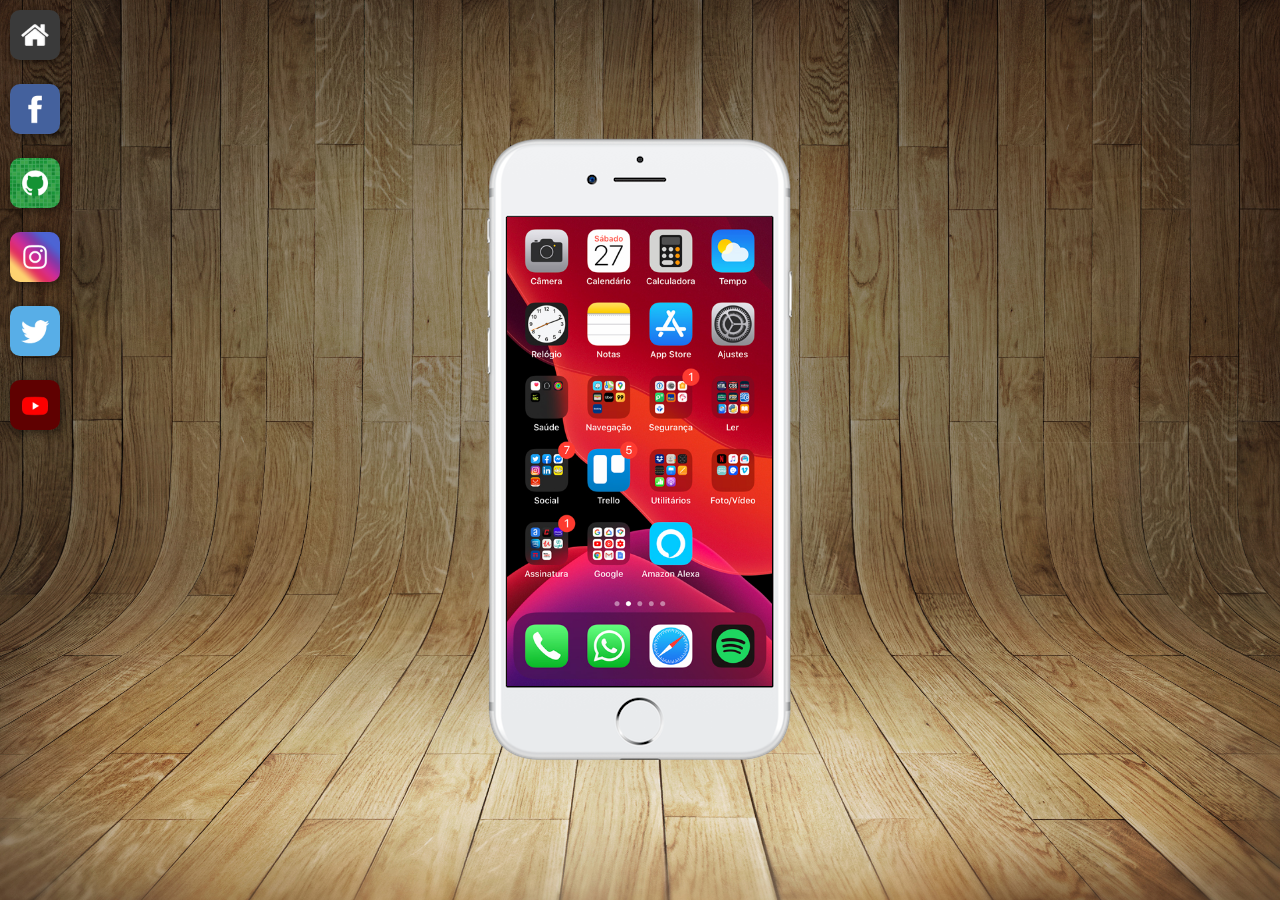
<file: index.html>
<!DOCTYPE html>
<html lang="pt-br">
<head>
    <meta charset="UTF-8">
    <meta name="viewport" content="width=device-width, initial-scale=1.0">
    <title>Projeto Redes Sociais</title>
    <link rel="shortcut icon" href="favicon.ico" type="image/x-icon">
    <link rel="stylesheet" href="estilos/style.css">

</head>
<body>
    <main>
        <section id="telefone">
            <iframe src="home.html" frameborder="0" name="tela" id="tela">

            </iframe>
        </section>

        <section id="redes-sociais">
            <a href="home.html" target="tela">
                <img src="imagens/logo-home.jpg" alt="Home">
            </a><br>
            <a href="facebook.html" target="tela">
                <img src="imagens/logo-facebook.jpg" alt="Facebook">
            </a><br>
            <a href="github.html" target="tela">
                <img src="imagens/logo-github.jpg" alt="GitHub">
            </a><br>
            <a href="istagram.html" target="tela">
                <img src="imagens/logo-instagram.jpg" alt="Instagram">
            </a><br>
            <a href="twitter.html" target="tela">
                <img src="imagens/logo-twitter.jpg" alt="Twitter">
            </a><br>
            <a href="youtube.html" target="tela">
                <img src="imagens/logo-youtube.jpg" alt="Youtube">
            </a>

        </section>
    </main>    
</body>
</html>
</file>
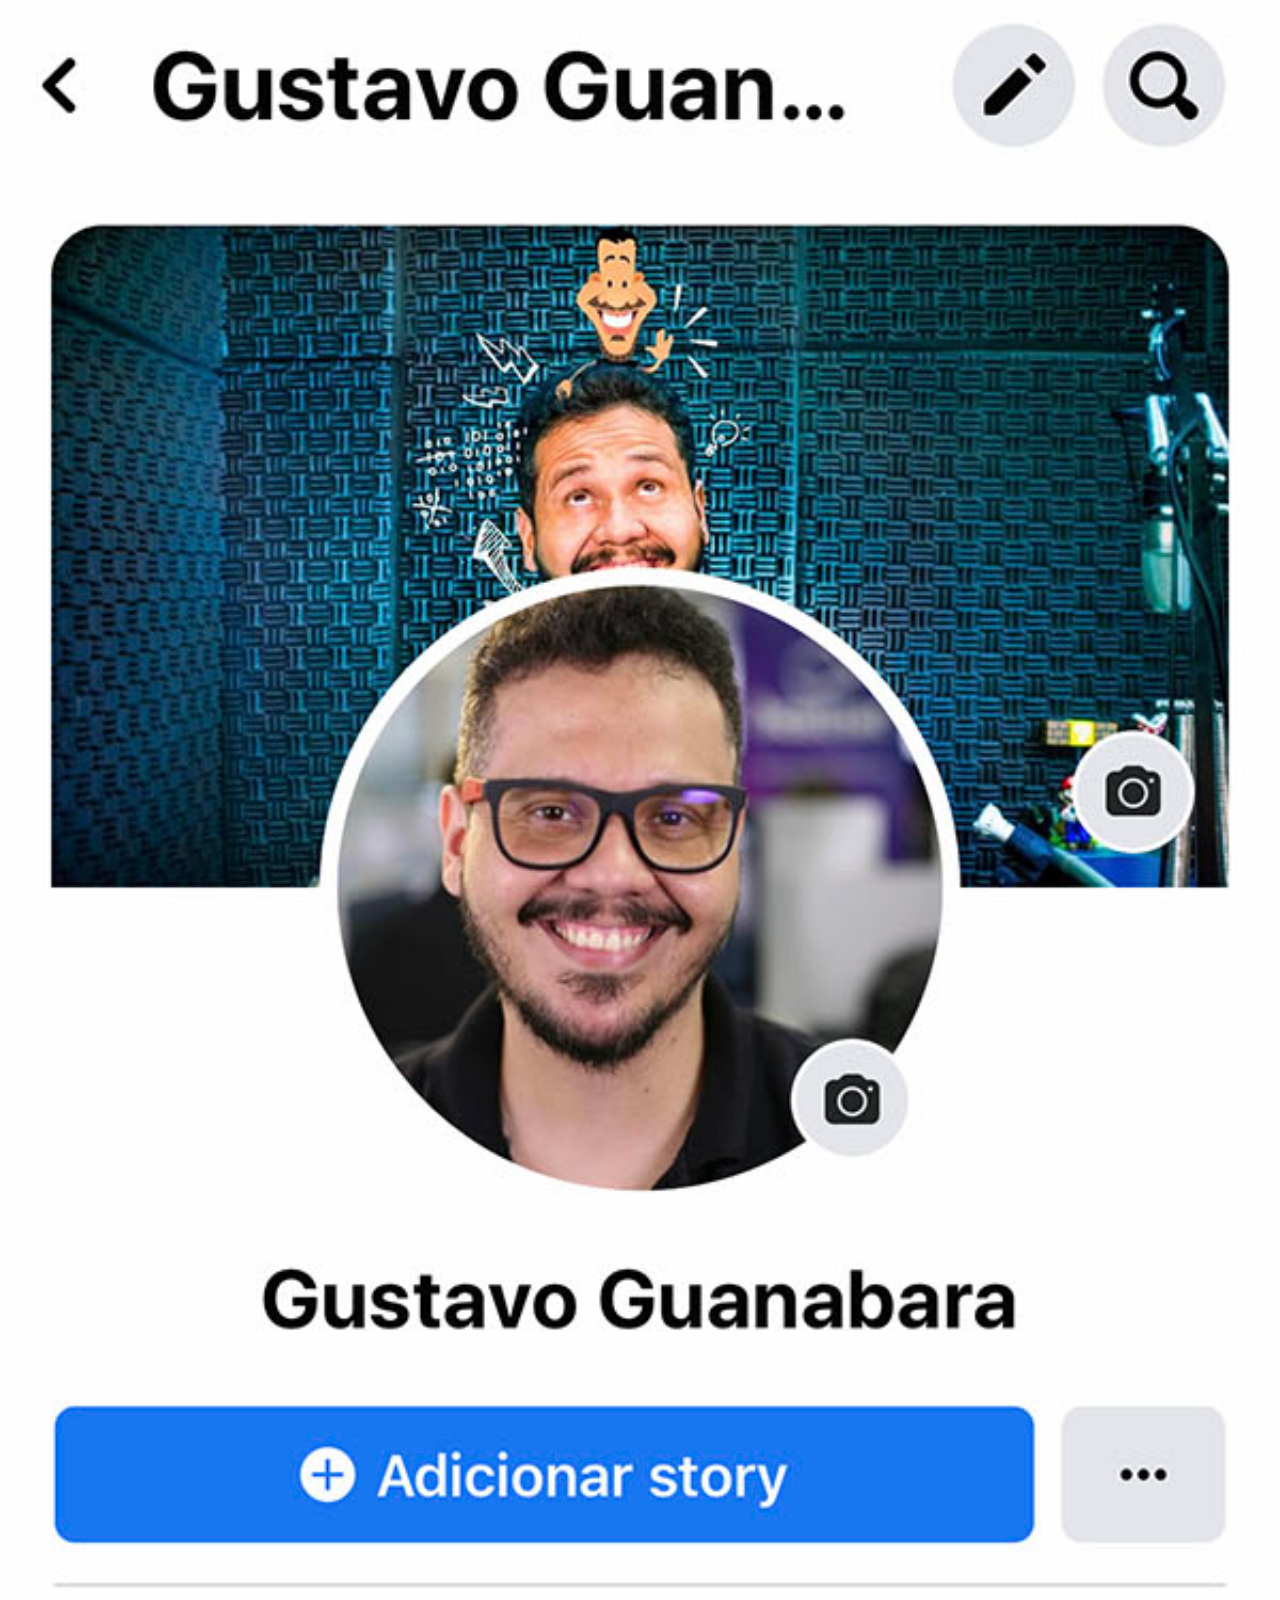
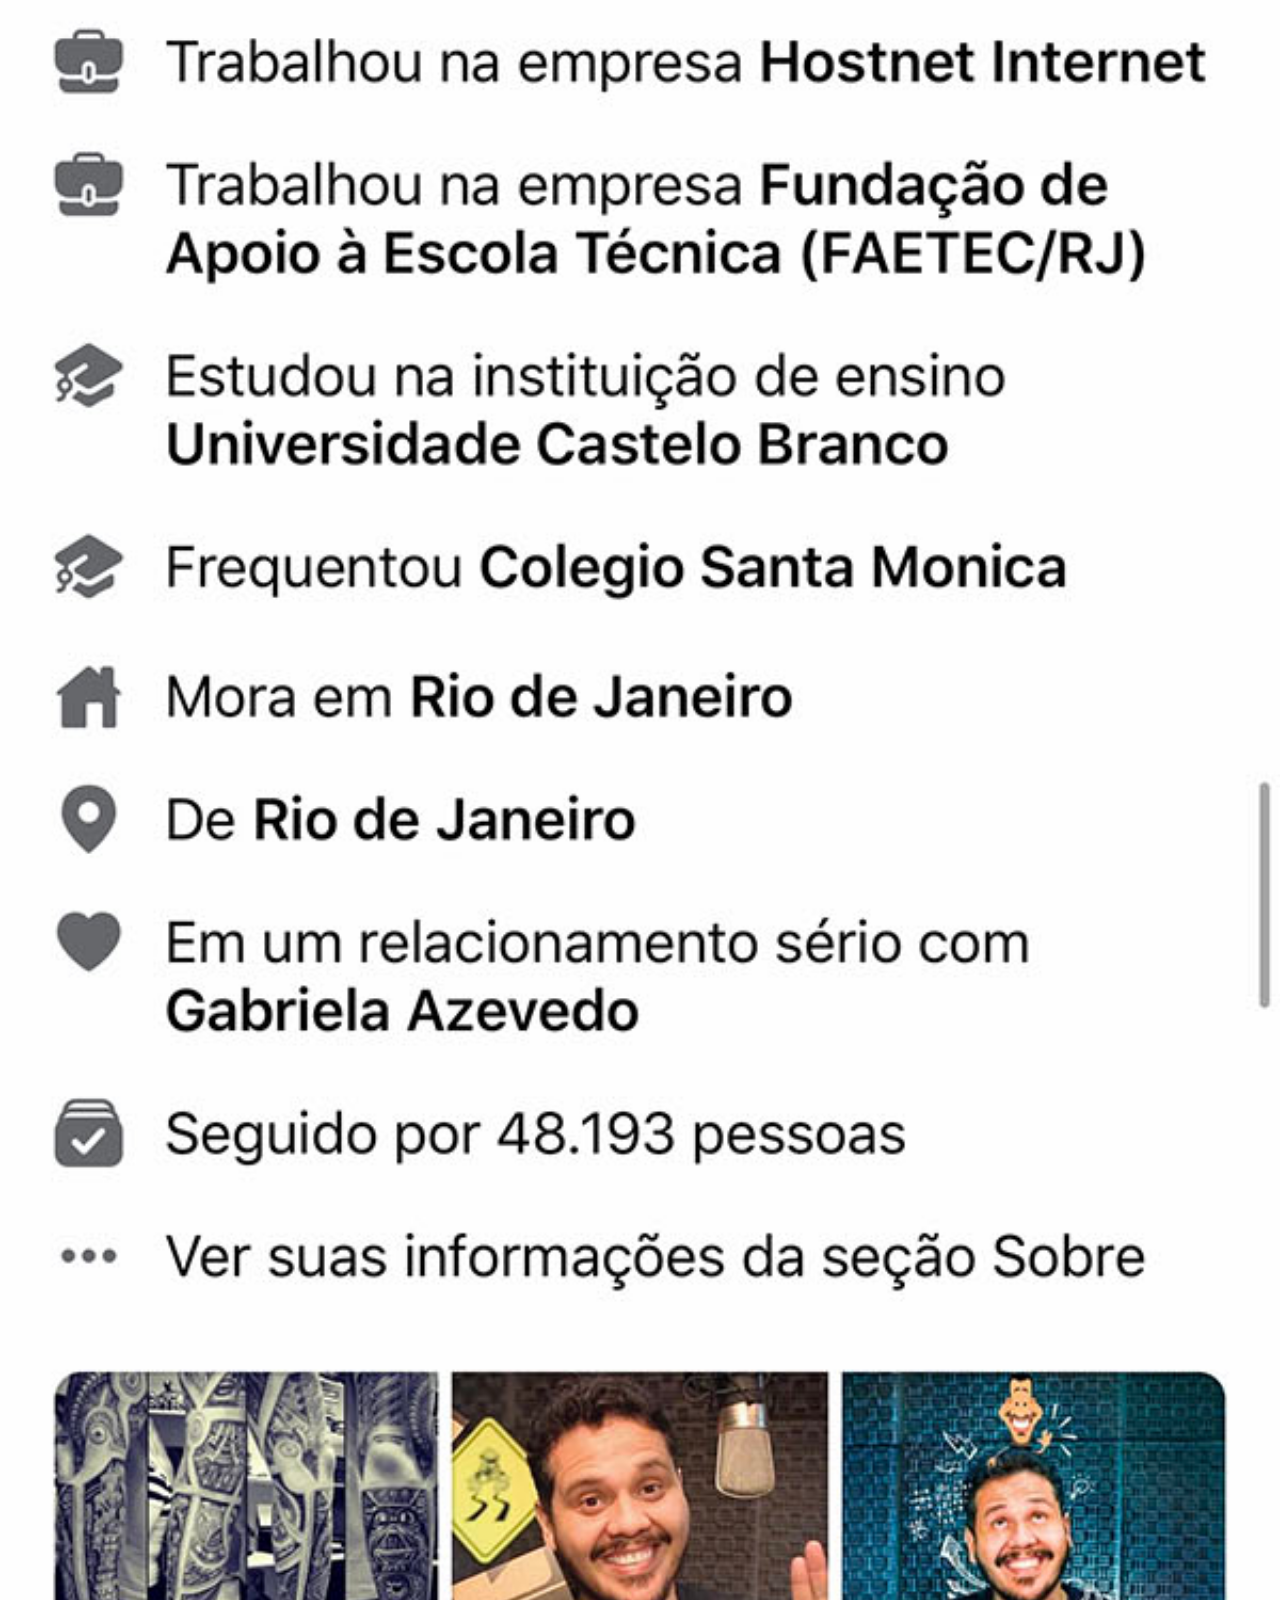
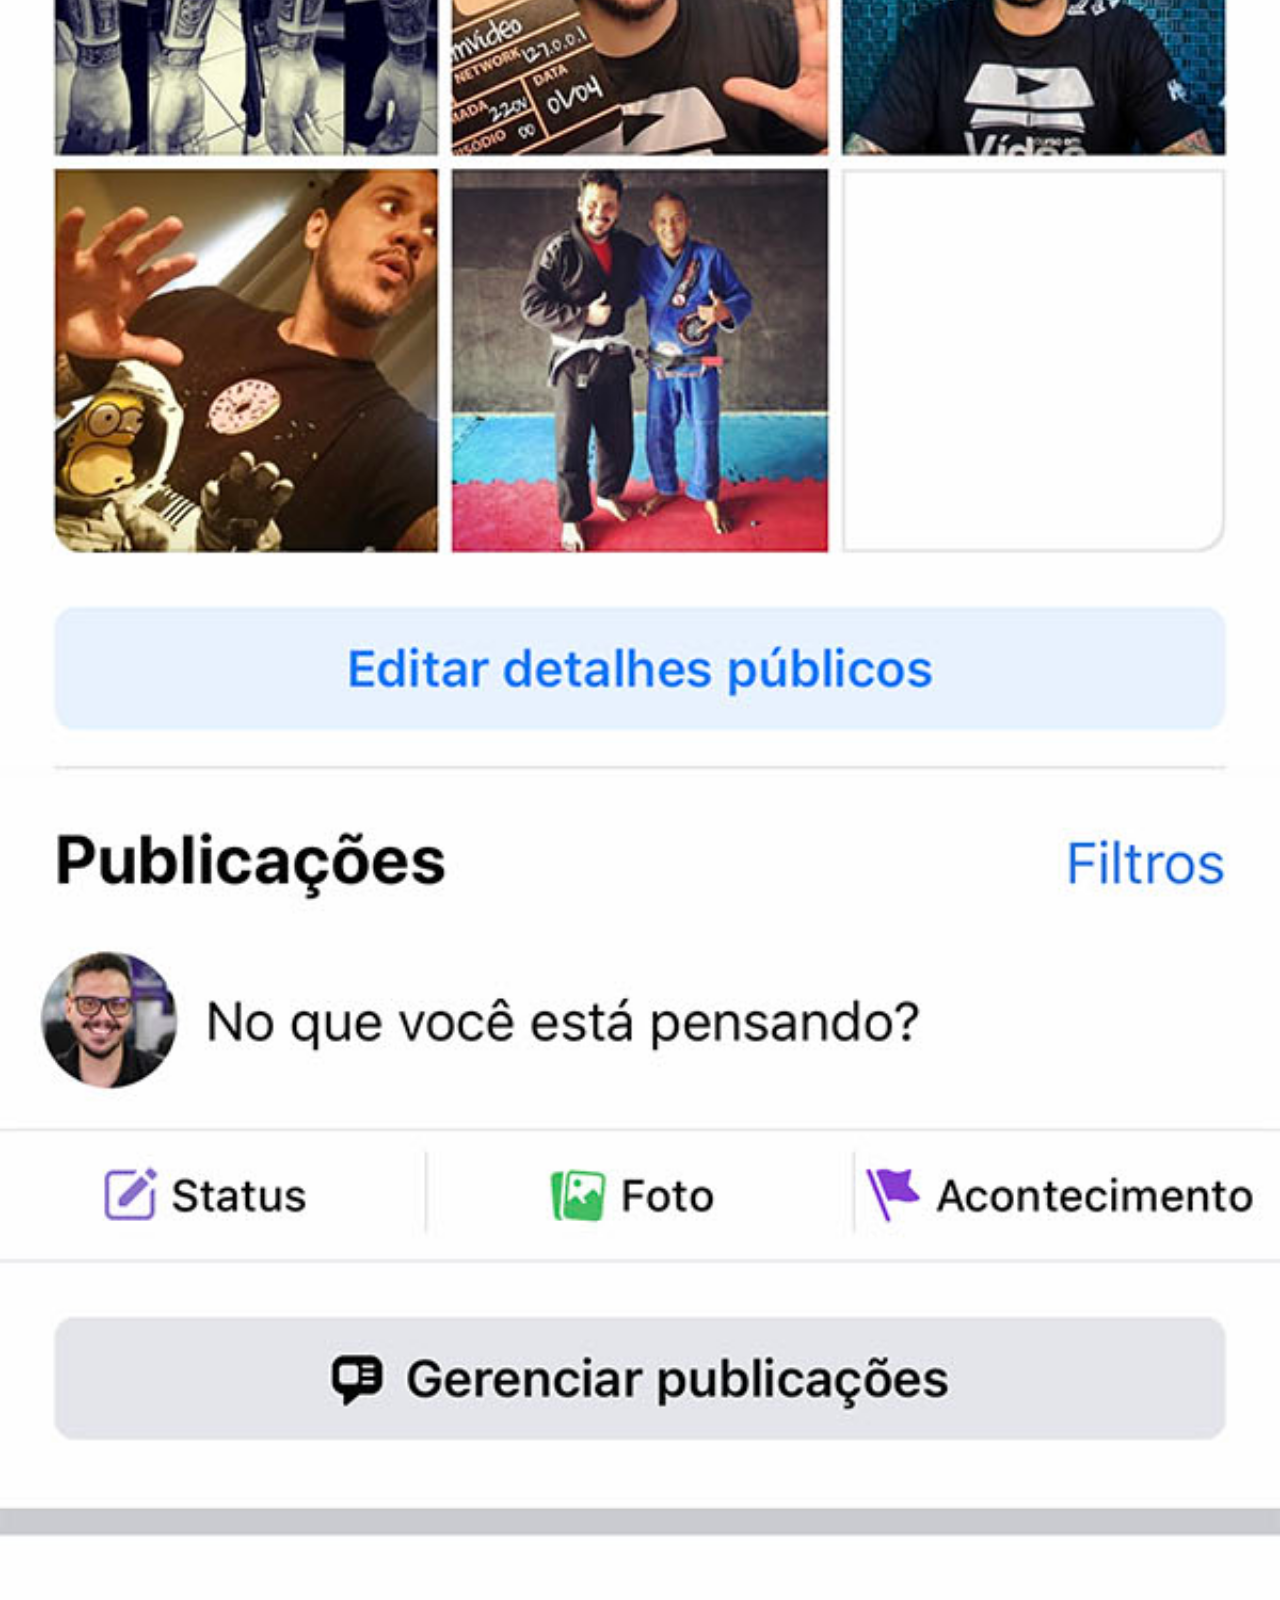
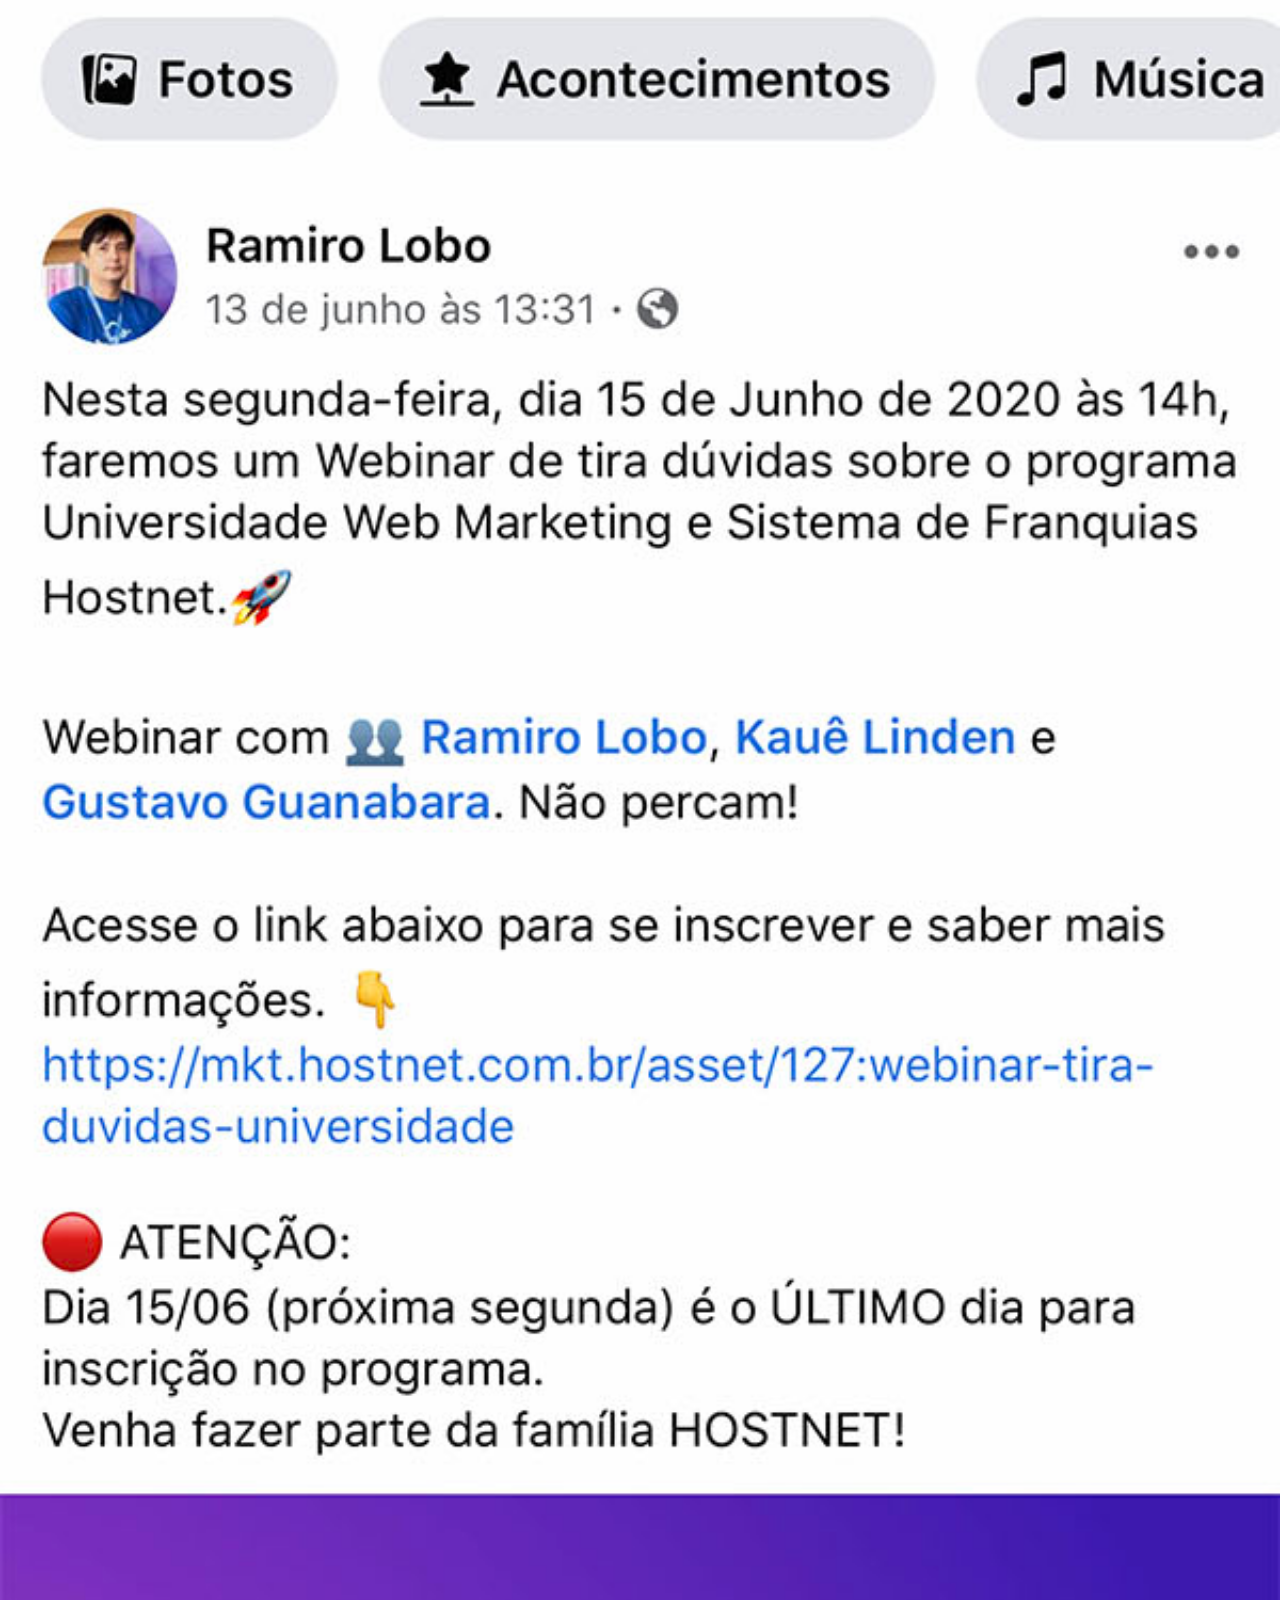
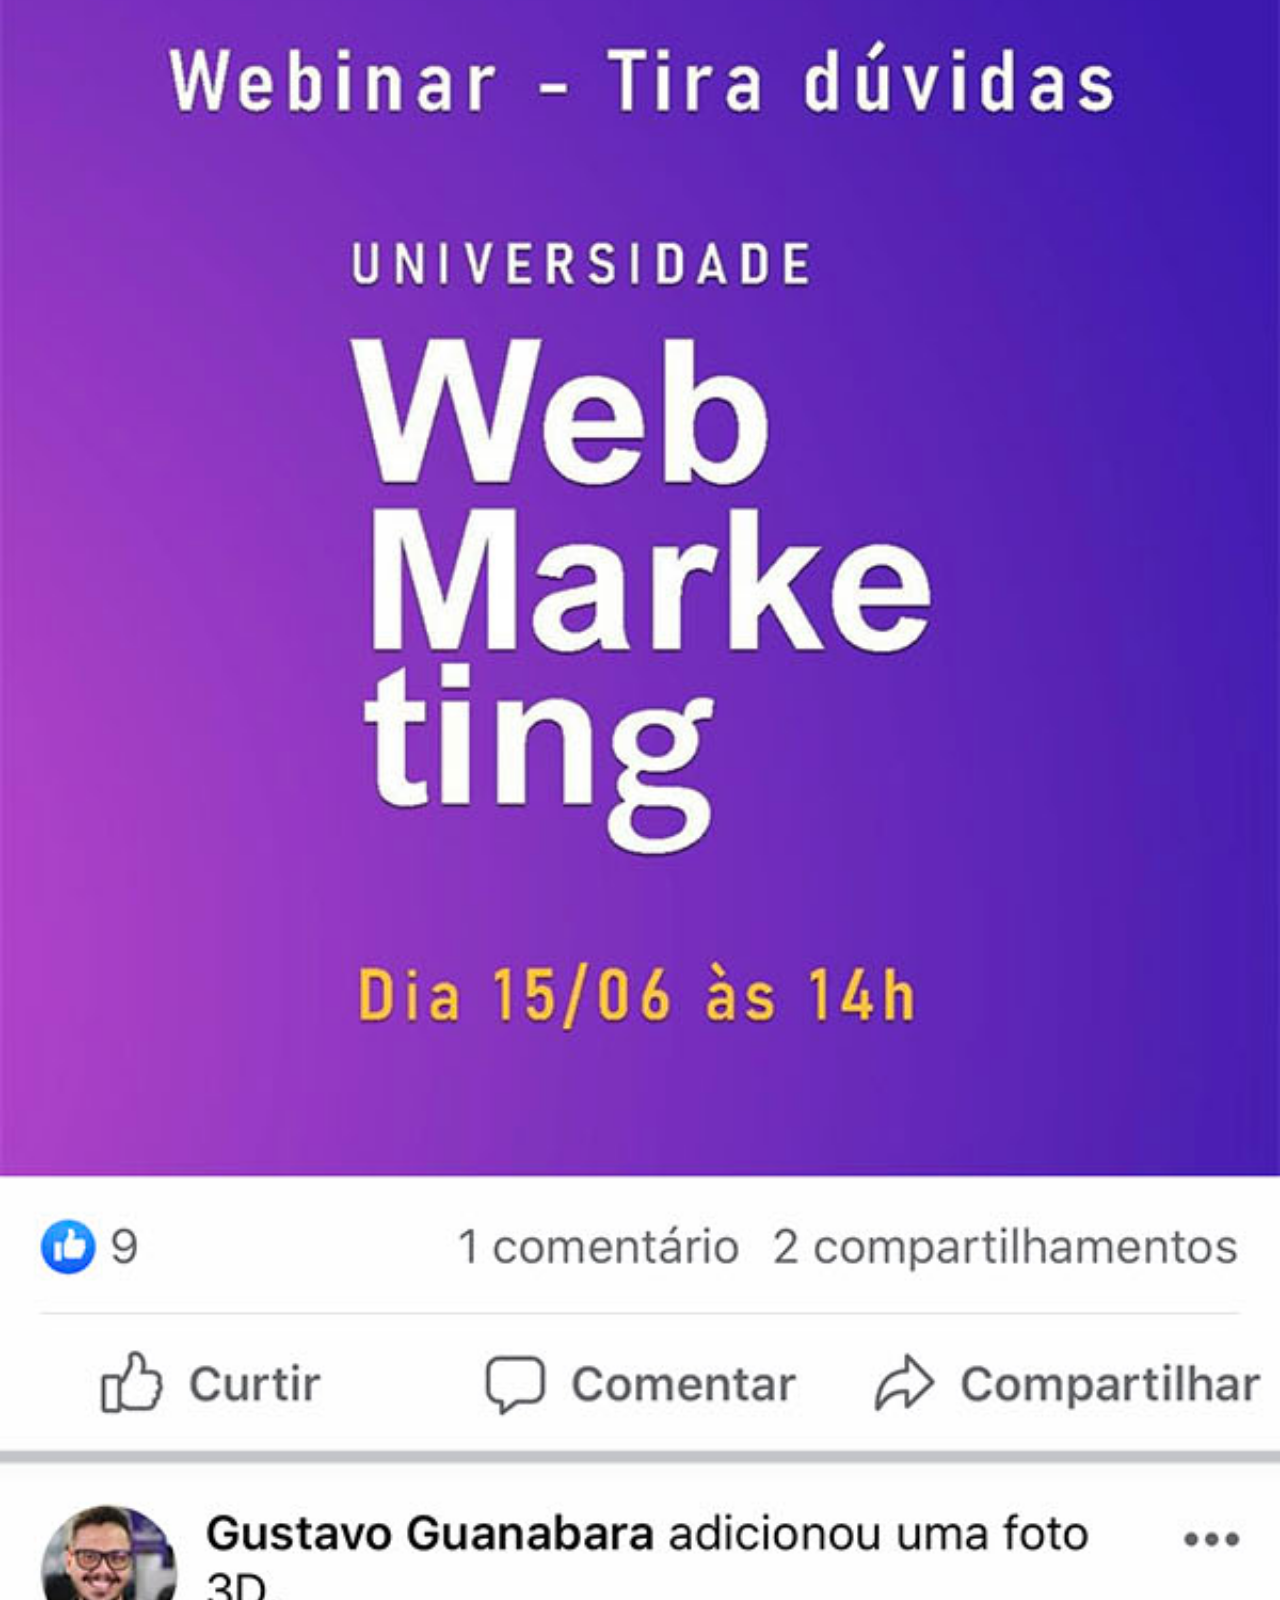
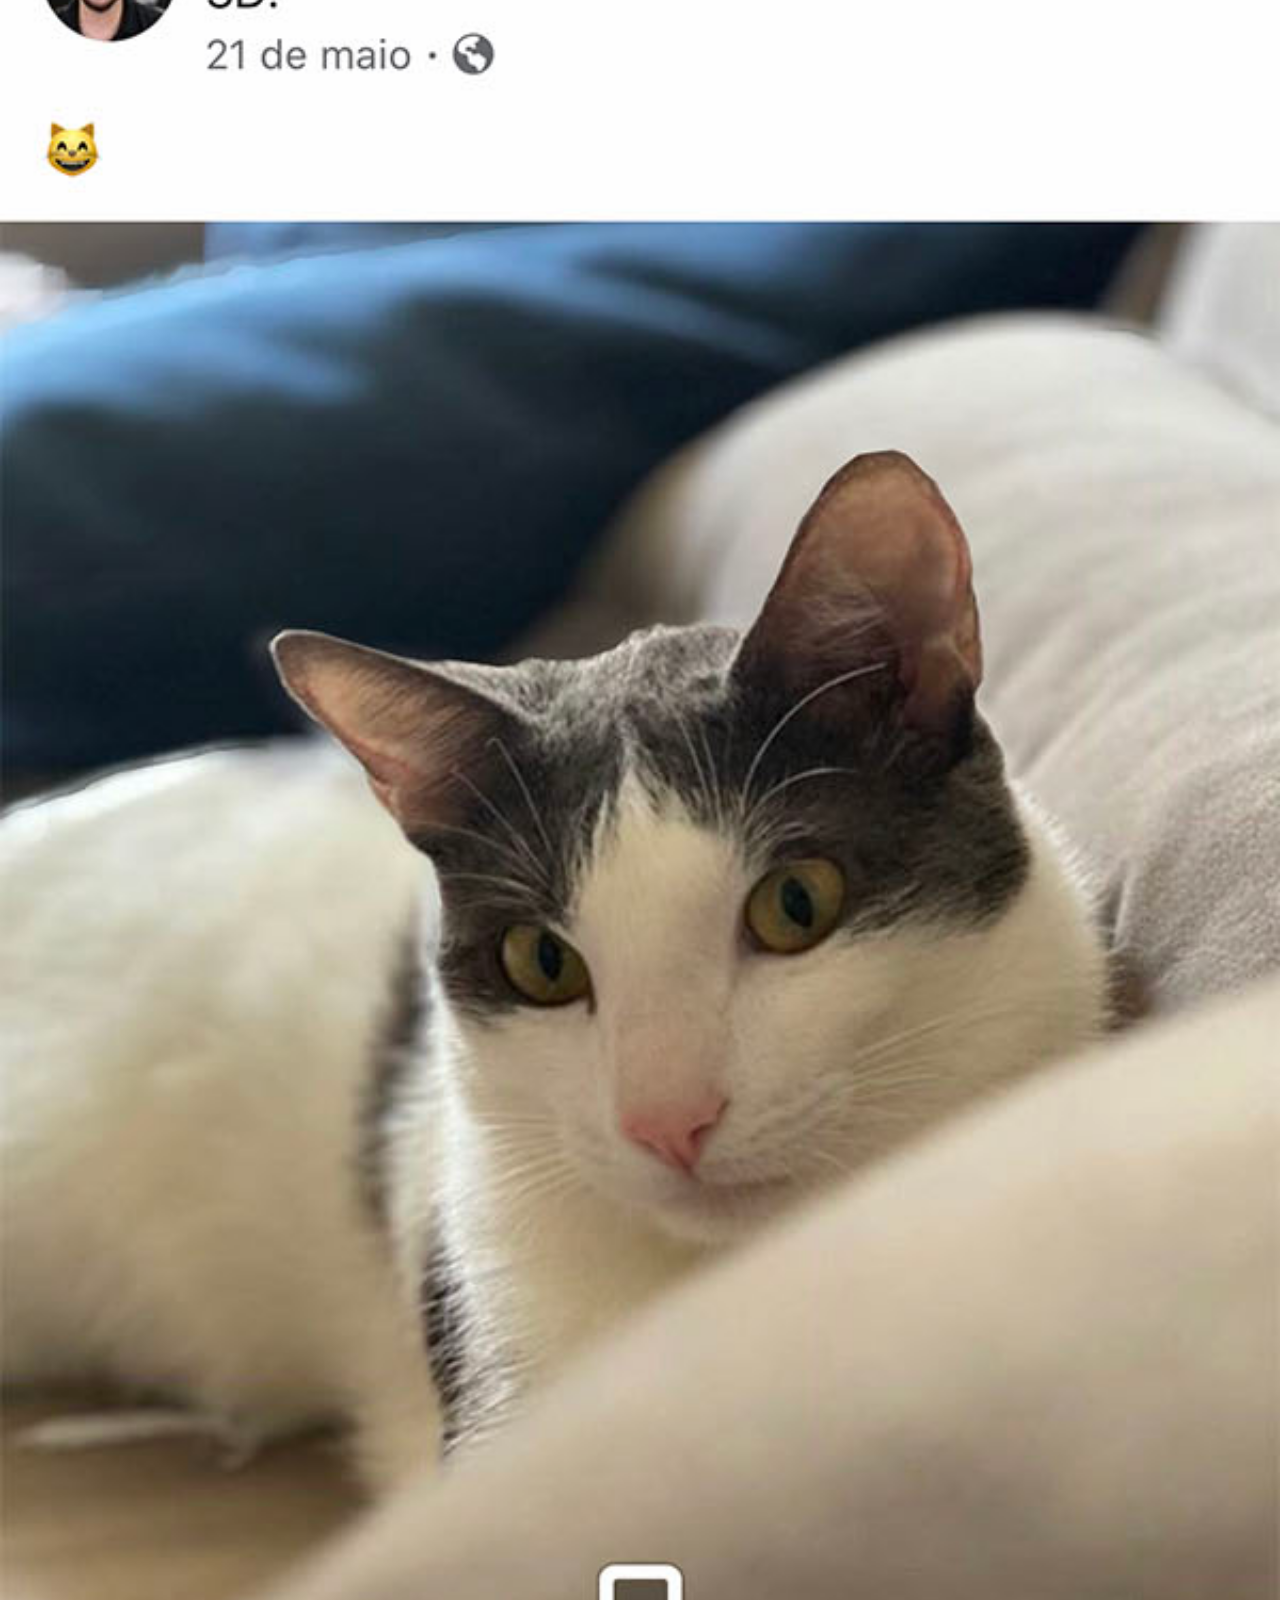
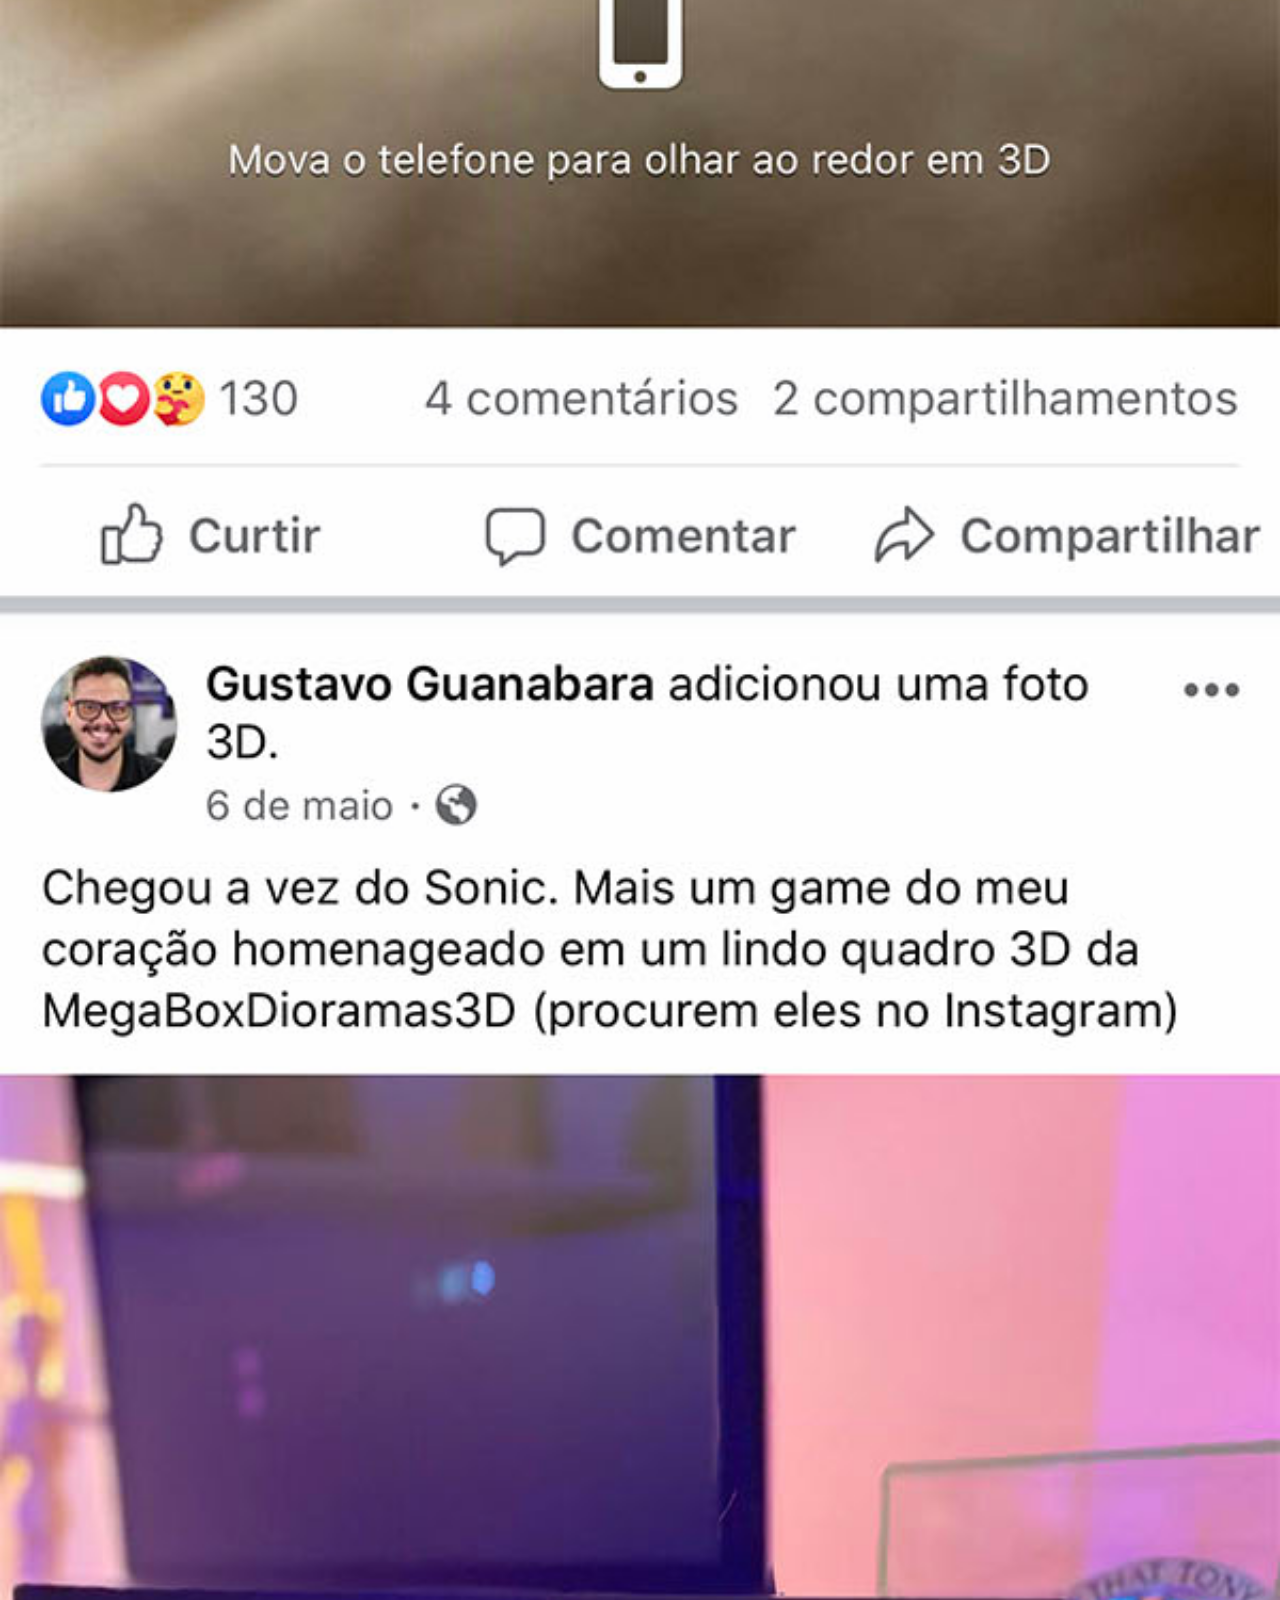
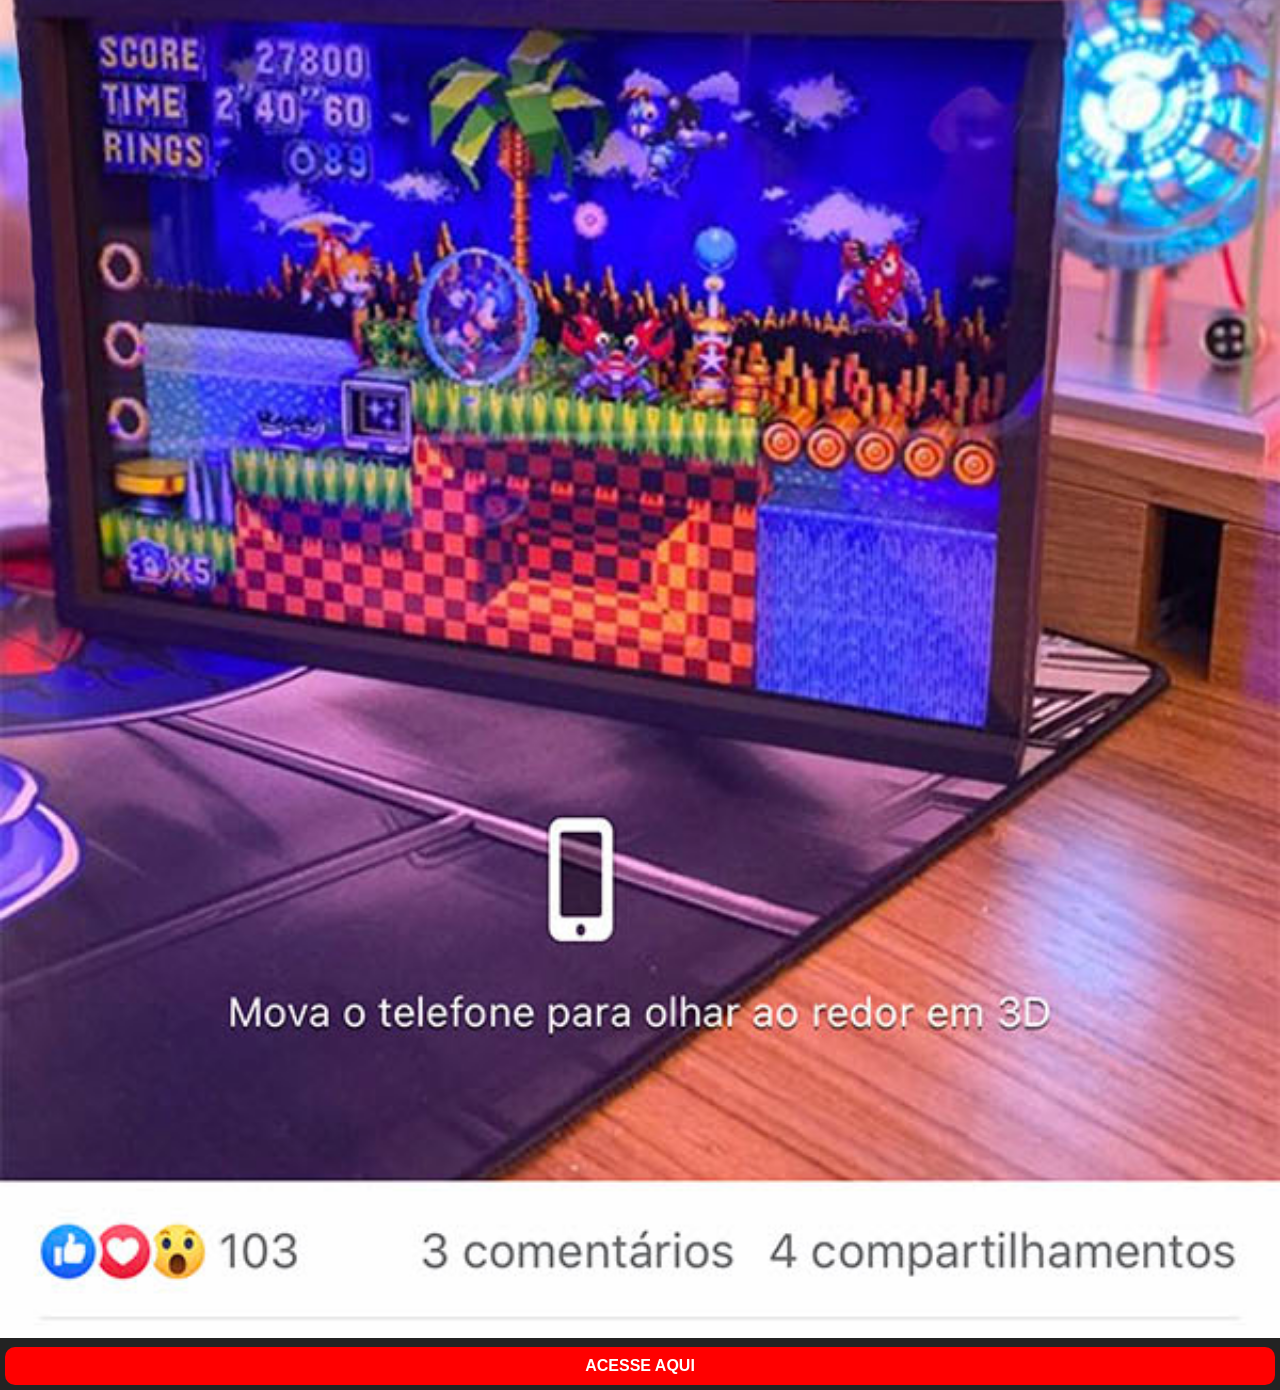
<file: facebook.html>
<!DOCTYPE html>
<html lang="pt-br">
<head>
    <meta charset="UTF-8">
    <meta name="viewport" content="width=device-width, initial-scale=1.0">
    <title>Facebook</title>
    <link rel="stylesheet" href="estilos/social.css">
</head>
<body>
    <img src="imagens/tela-facebook.jpg" alt="Facebook">
    <a href="https://www.facebook.com/?locale=pt_BR" target="_blank">ACESSE AQUI</a>
    
</body>
</html>
</file>
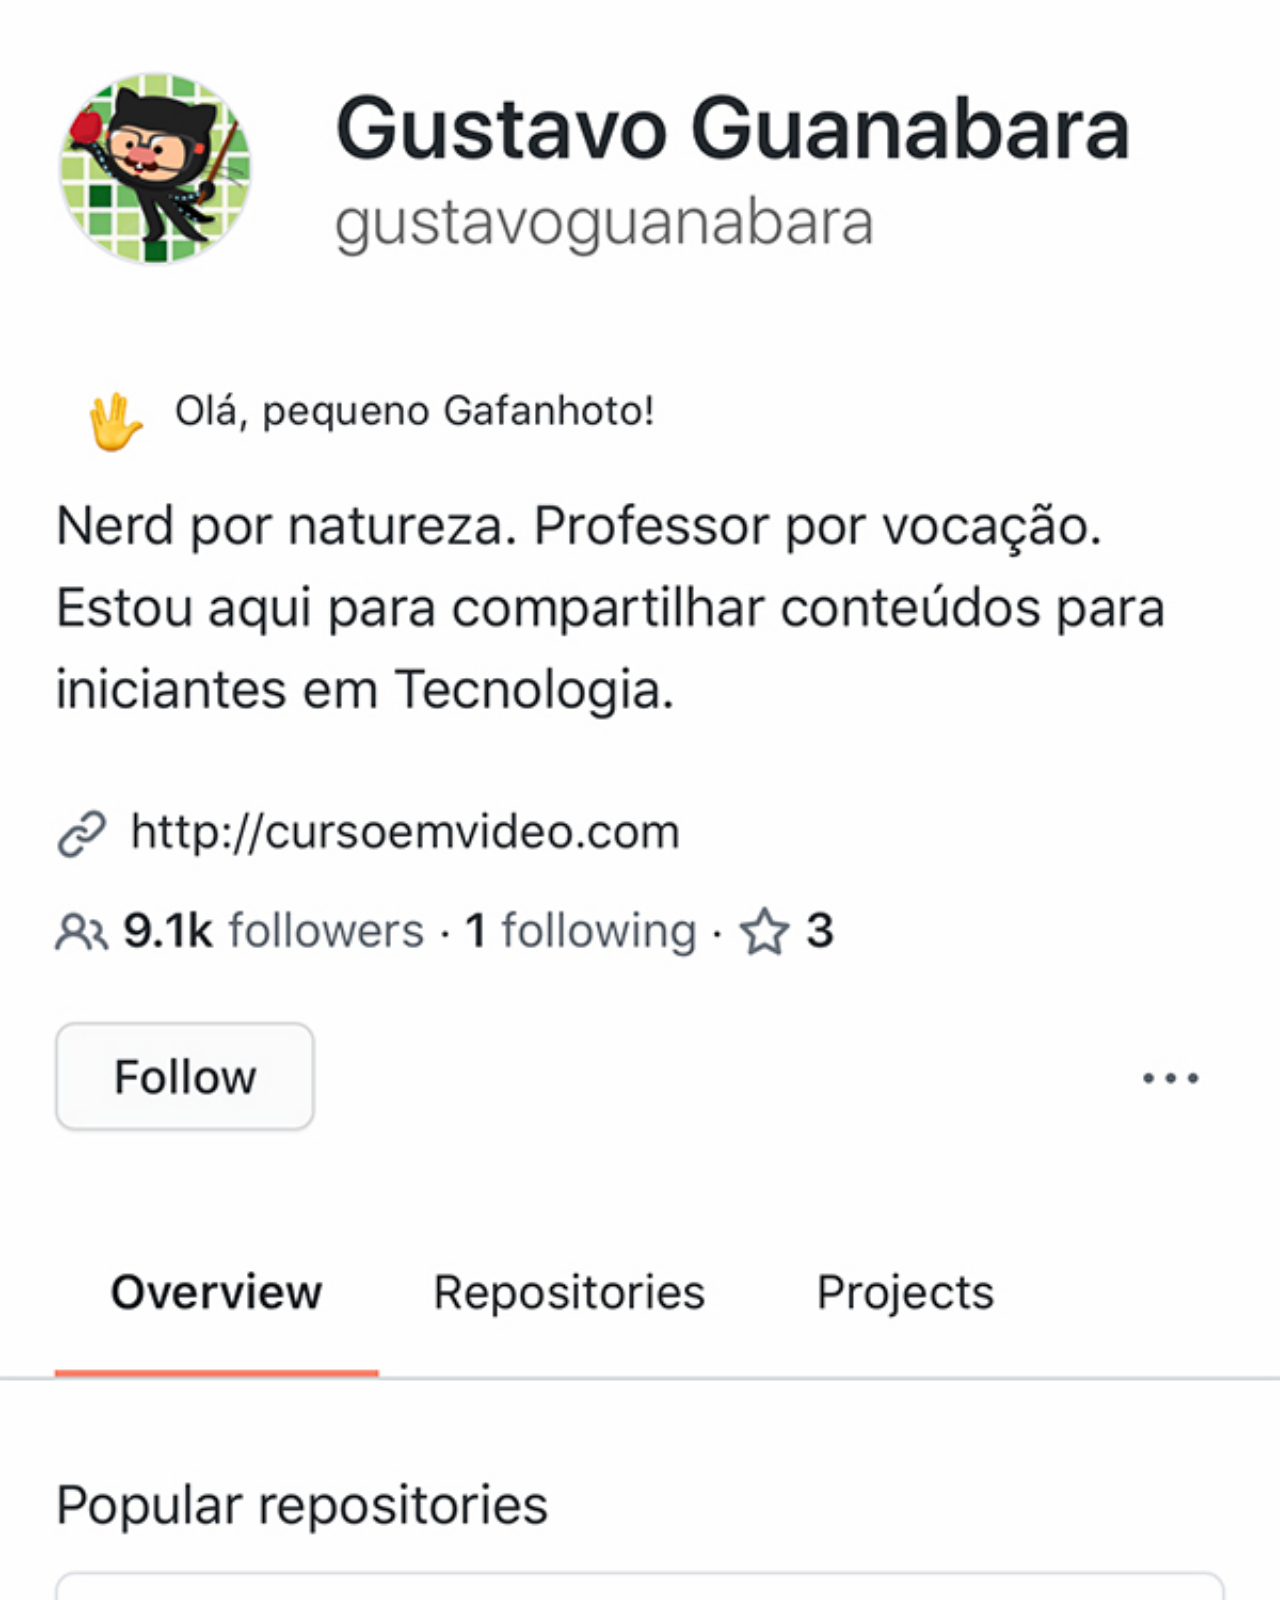
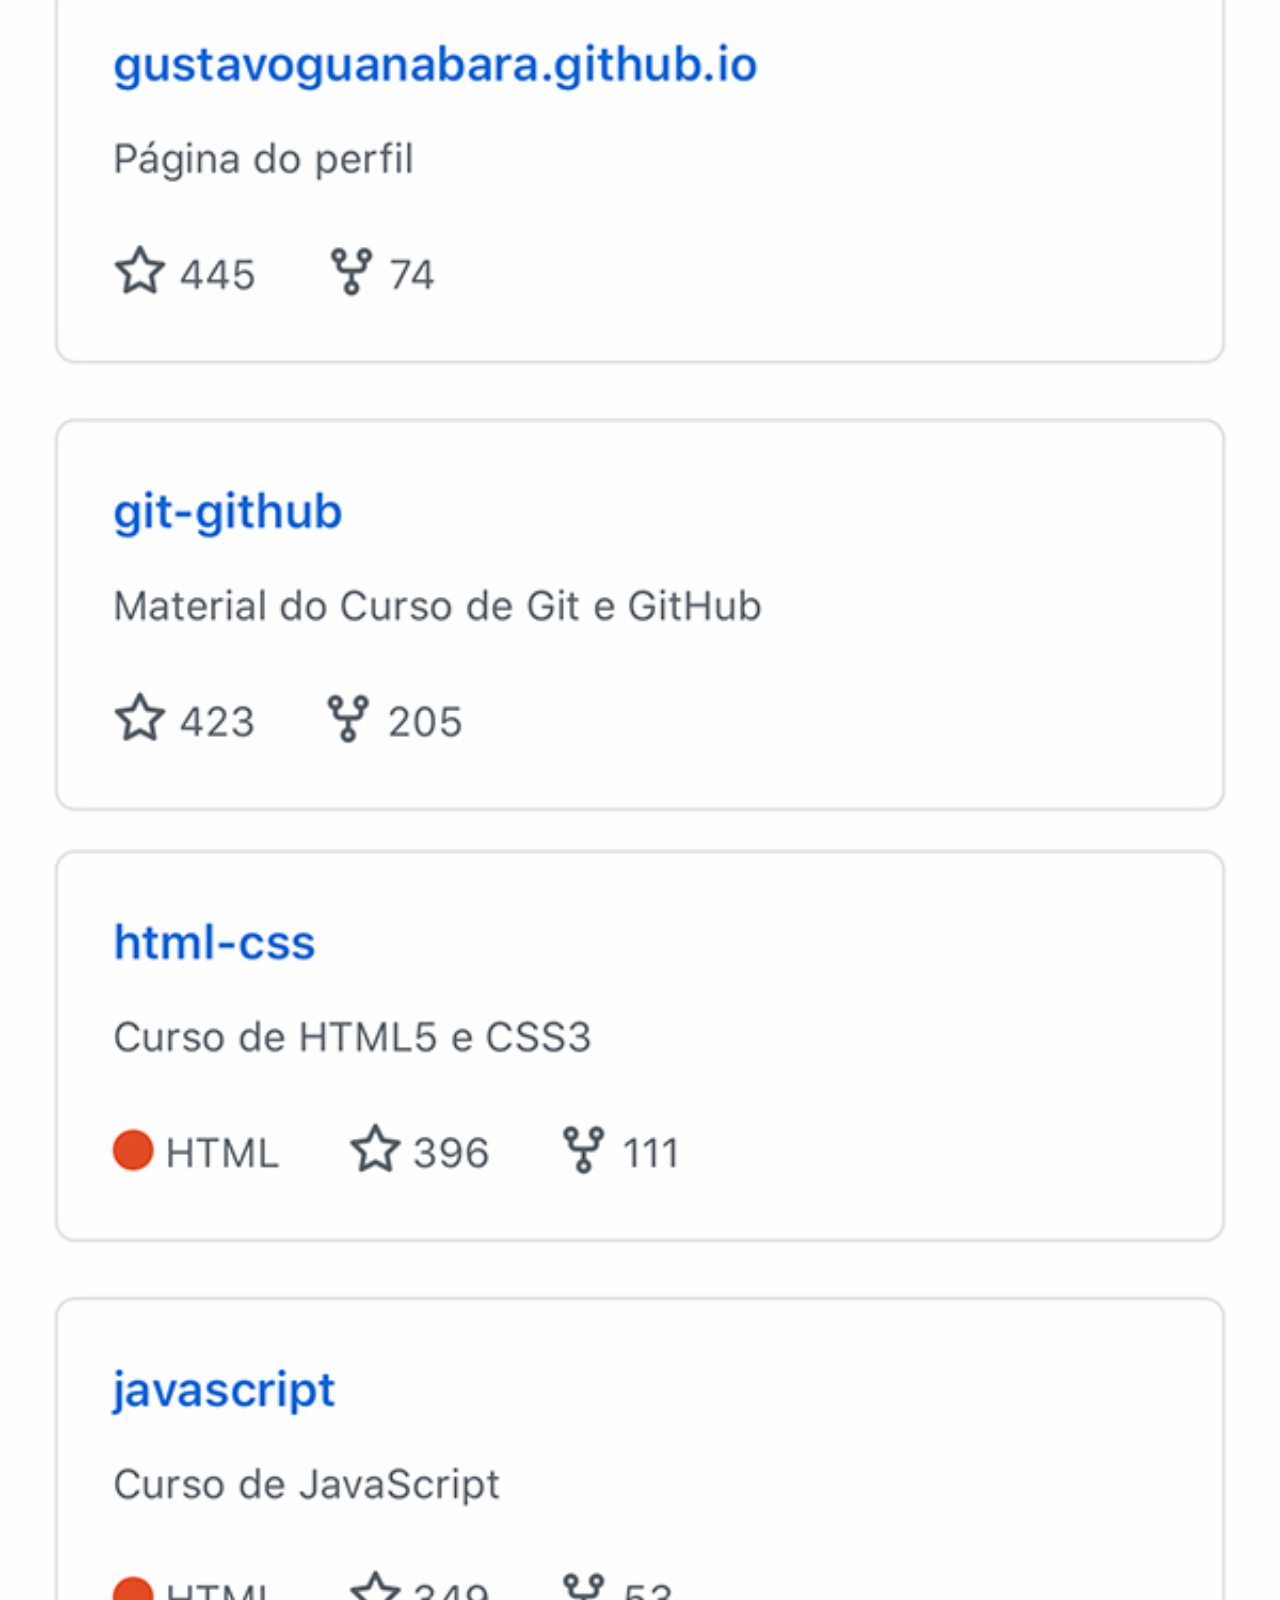
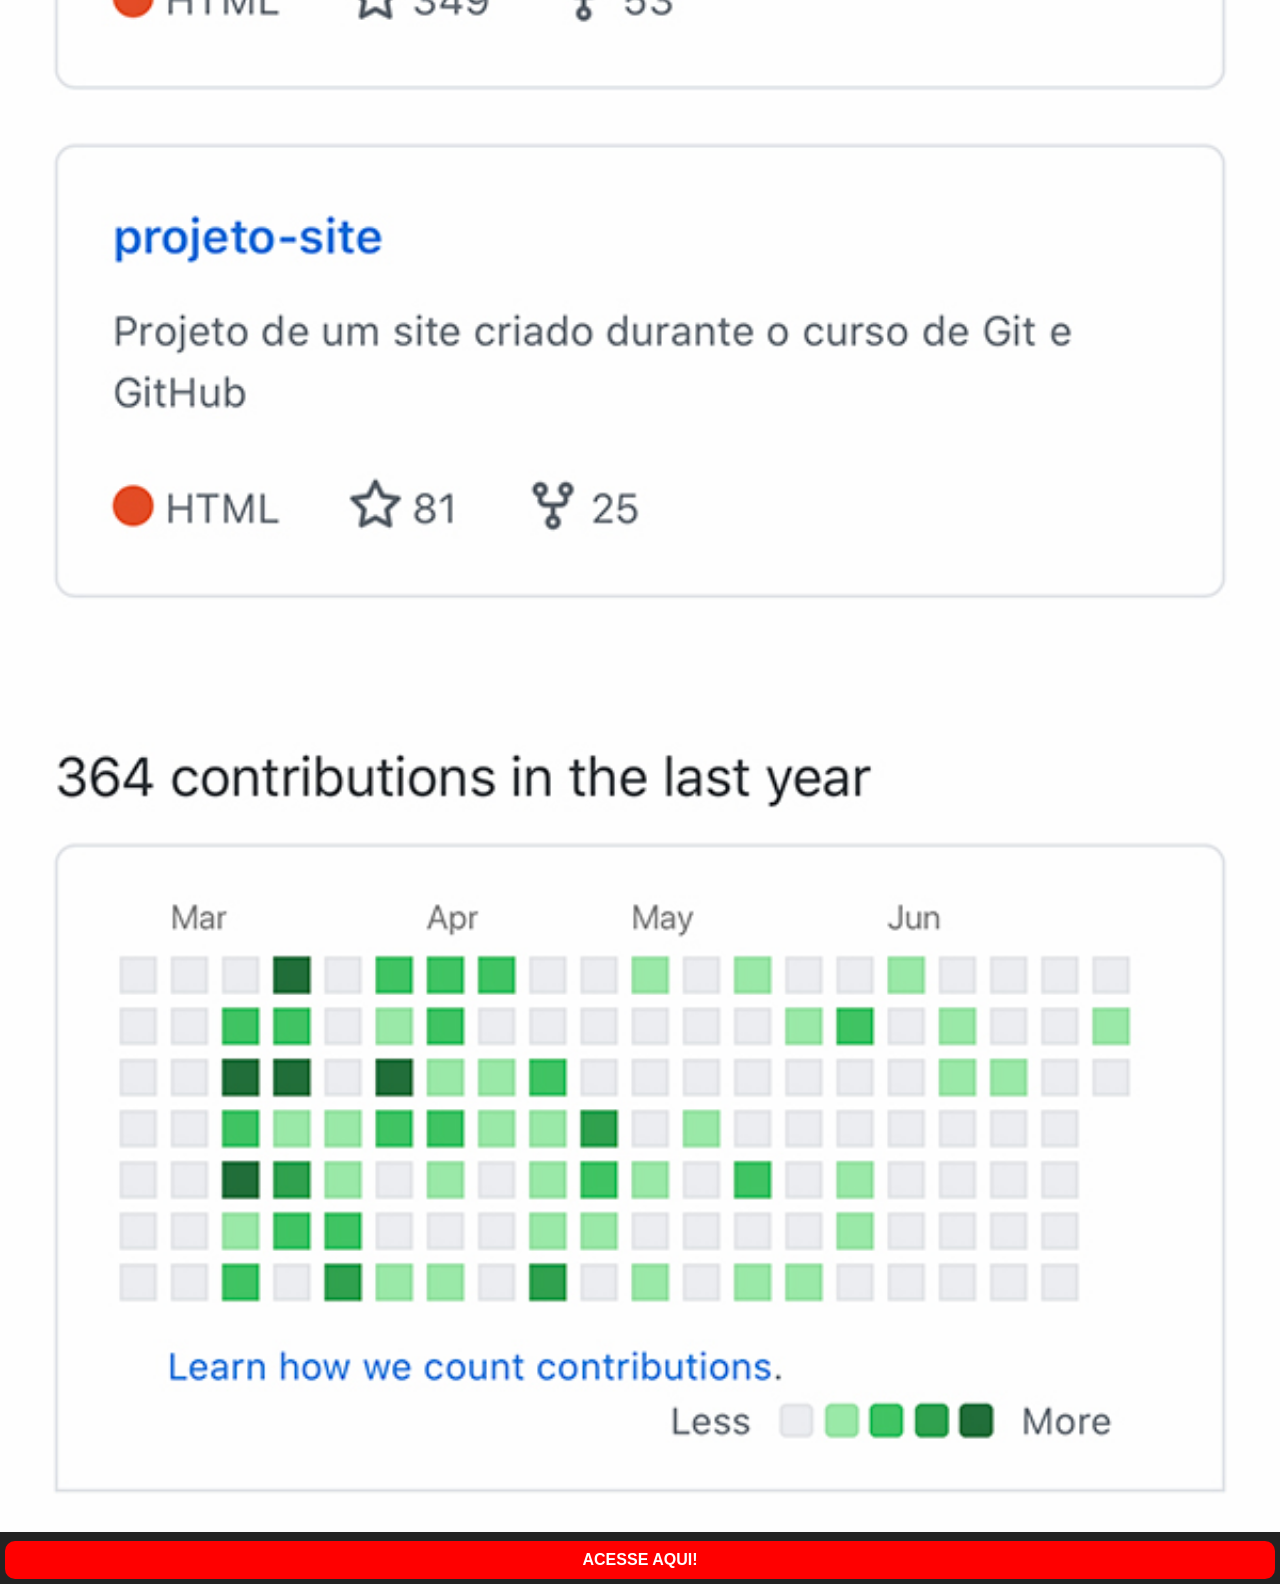
<file: github.html>
<!DOCTYPE html>
<html lang="pt-br">
<head>
    <meta charset="UTF-8">
    <meta name="viewport" content="width=device-width, initial-scale=1.0">
    <title>GitHUb</title>
    <link rel="stylesheet" href="estilos/social.css">
</head>
<body>
    <img src="imagens/tela-github.jpg" alt="GitHub">
    <a href="https://github.com/ipsant" target="_blank">ACESSE AQUI!</a>
    
</body>
</html>
</file>
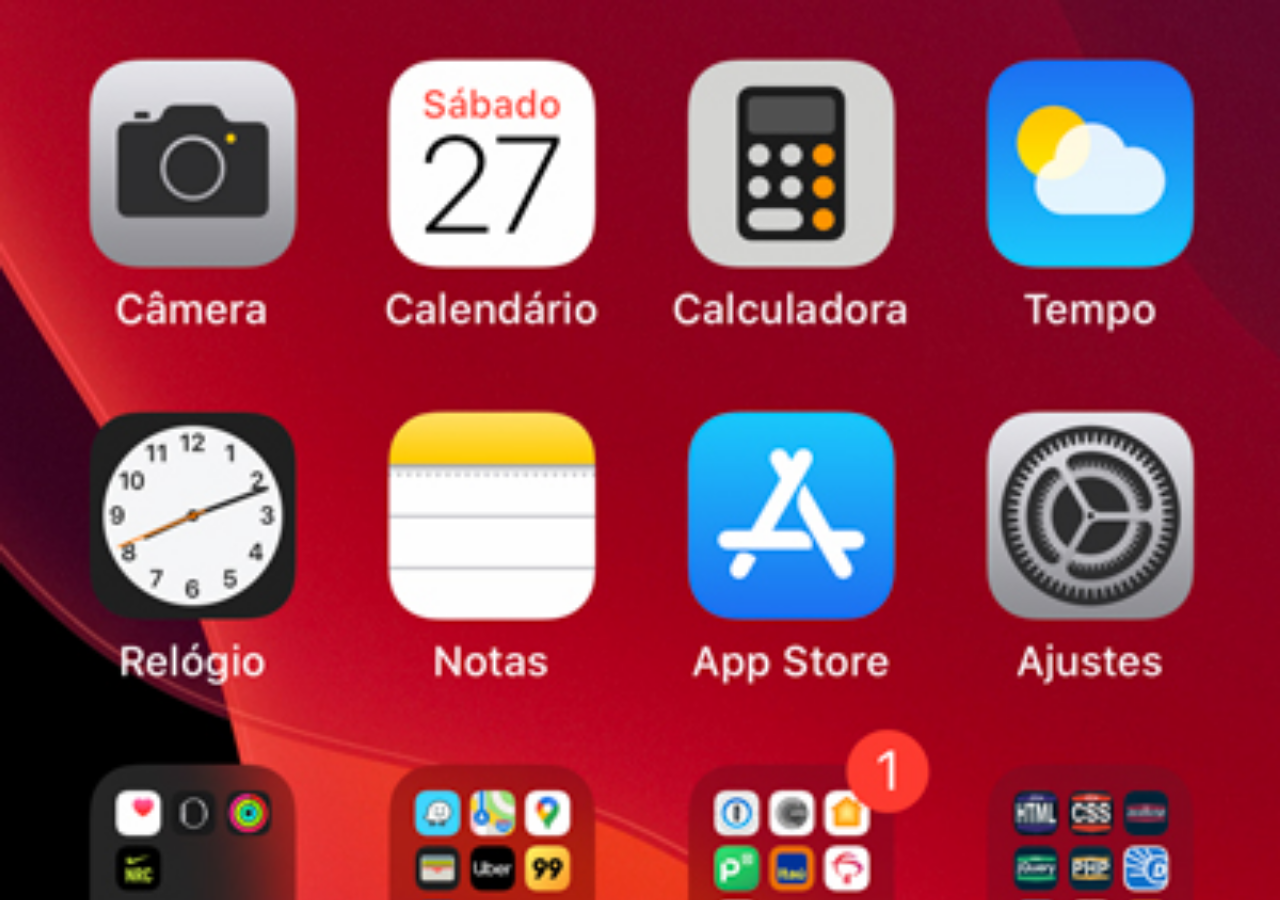
<file: home.html>
<!DOCTYPE html>
<html lang="pt-br">
<head>
    <meta charset="UTF-8">
    <meta name="viewport" content="width=device-width, initial-scale=1.0">
    <title>Document</title>
    <style>
        * {
            padding: 0px;
            margin: 0px;
        }
        body {
            min-height: 100vh;
            width: 100%;
            background: black url('imagens/tela-home.jpg') no-repeat center top;
            background-size: cover;
        }
    </style>
</head>
<body>
    
</body>
</html>
</file>
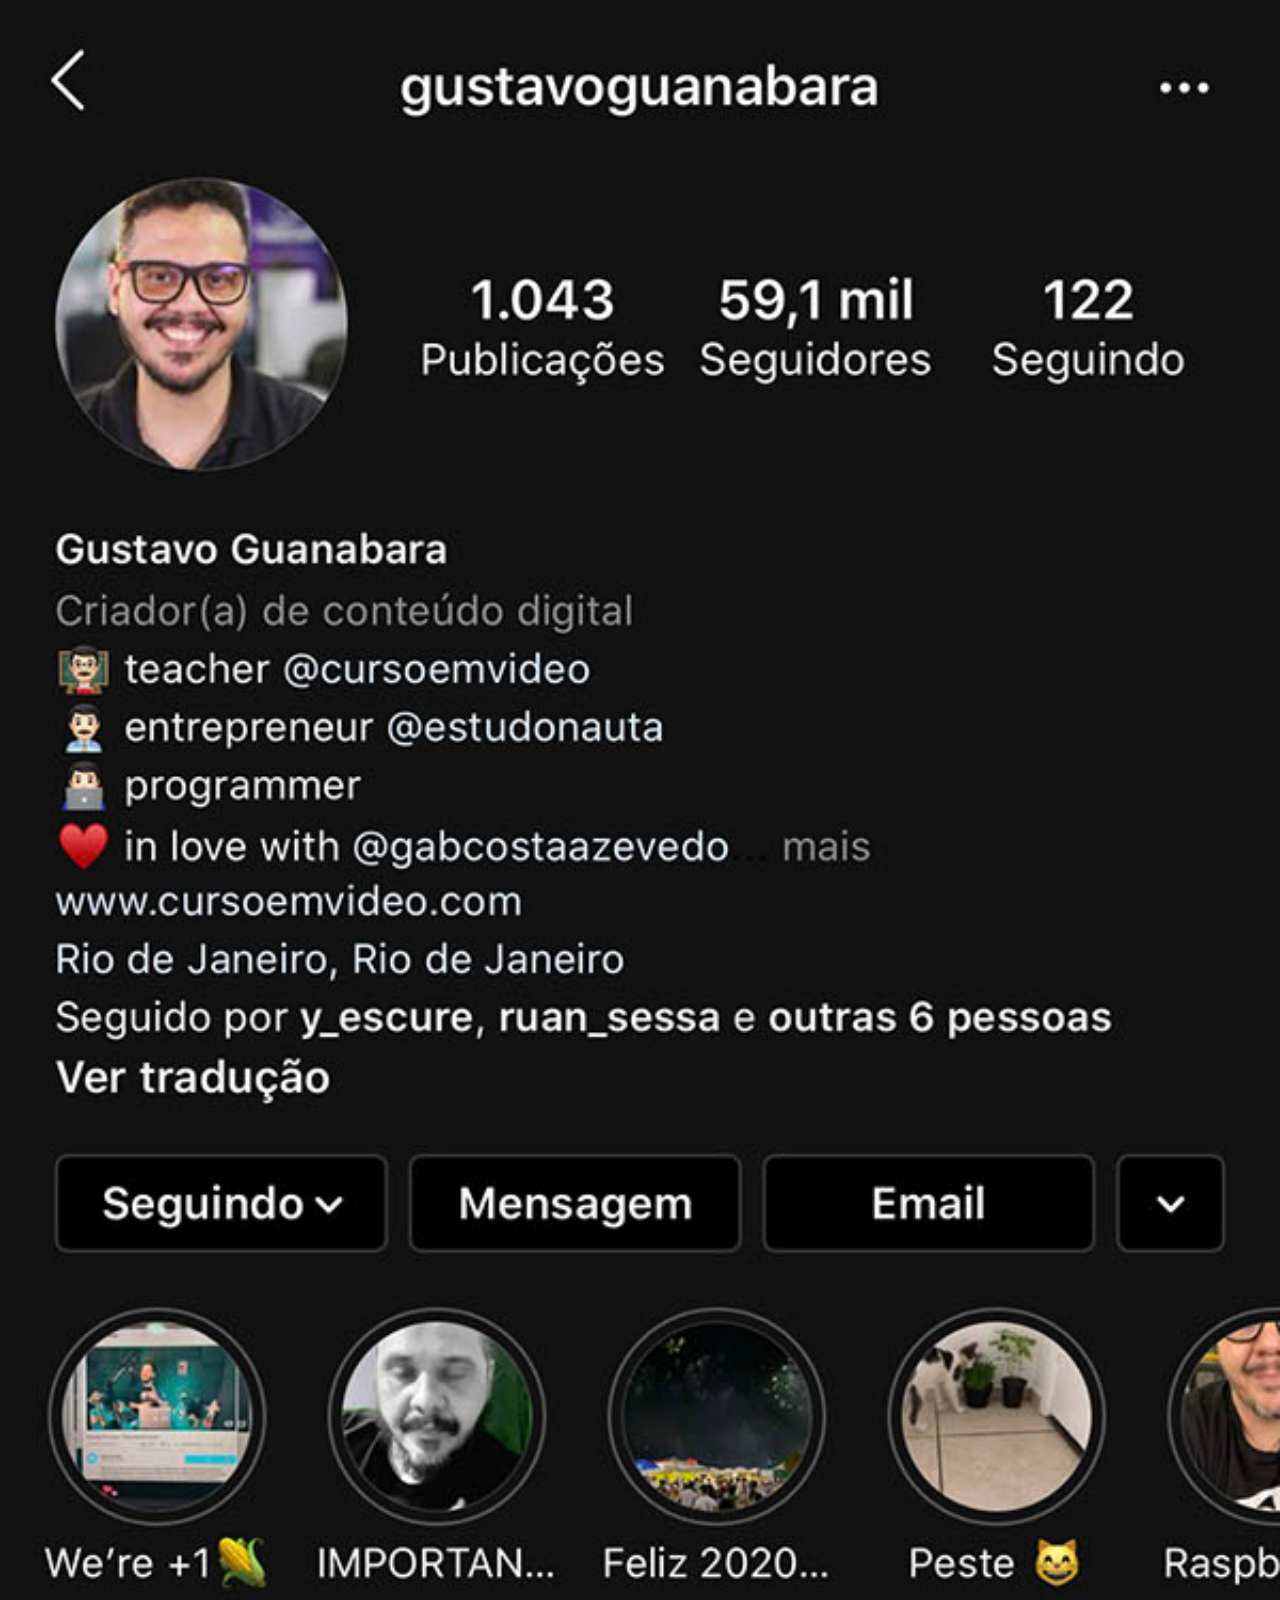
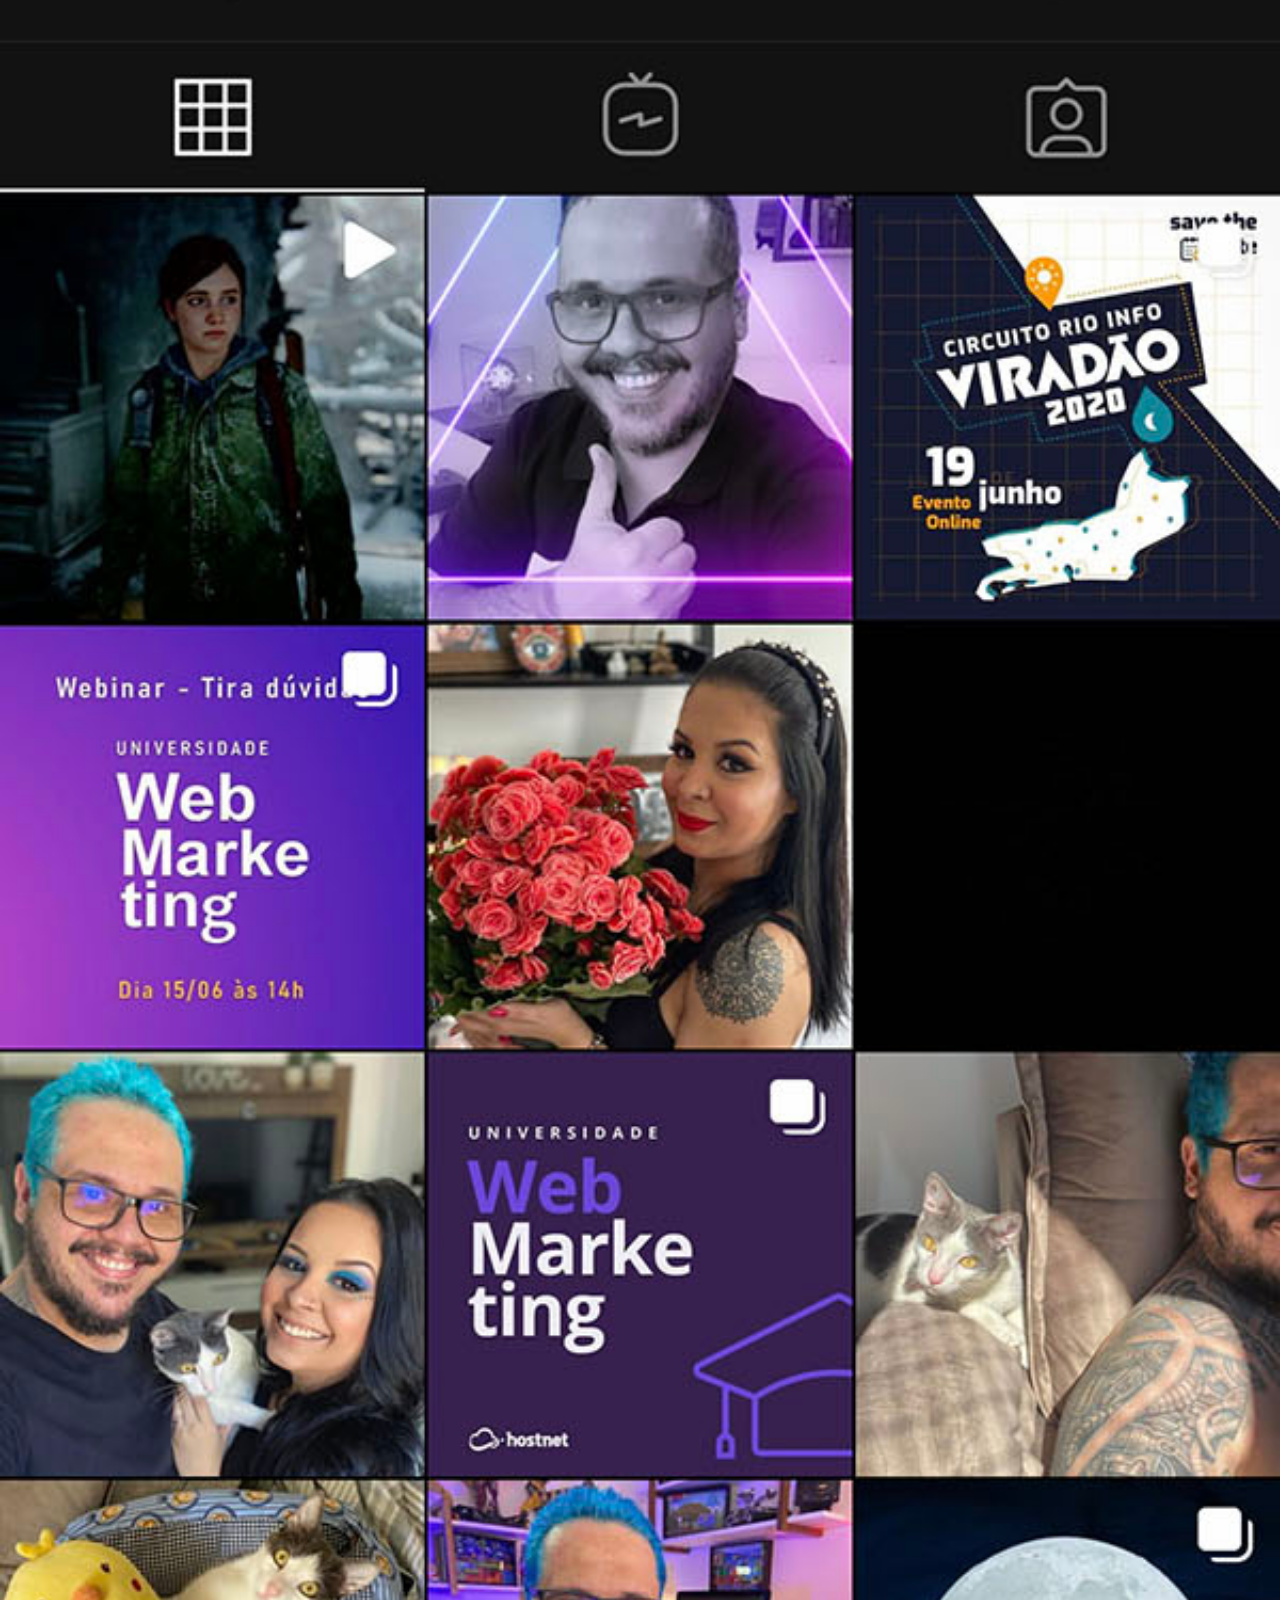
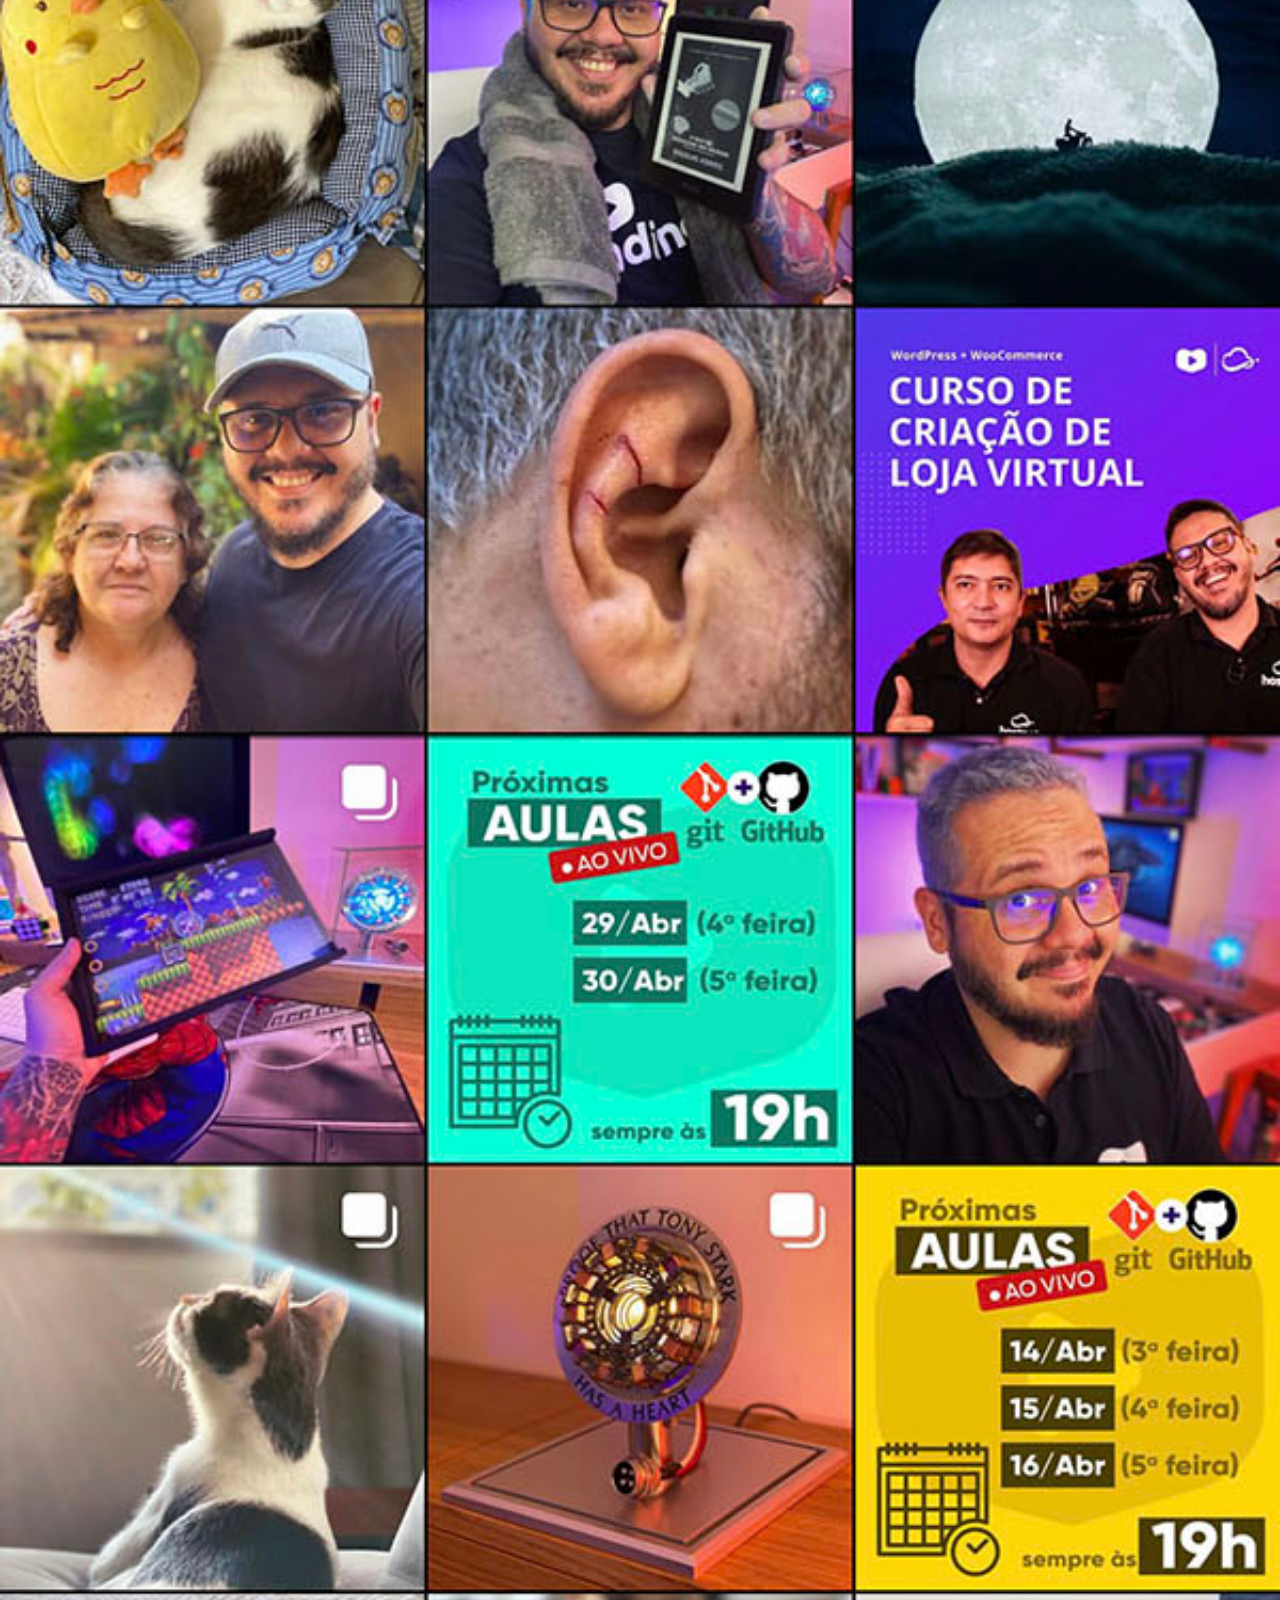
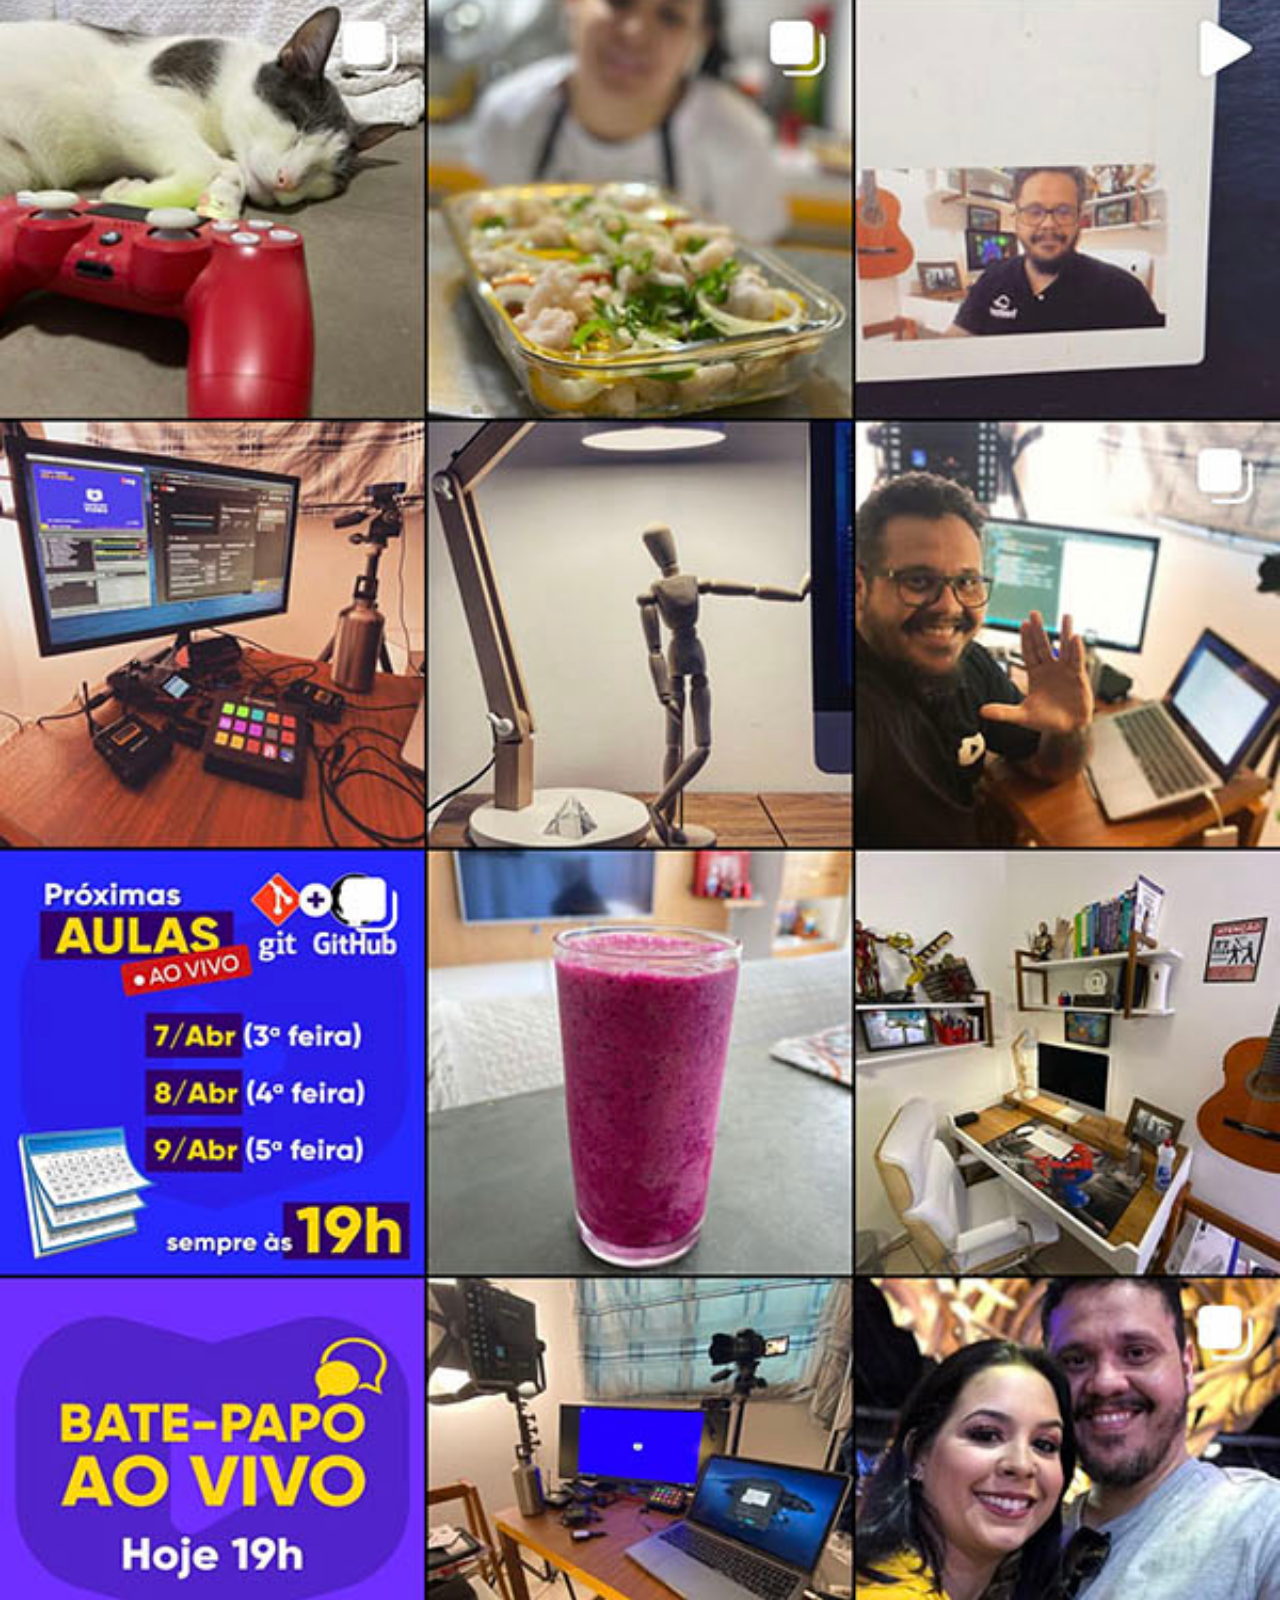
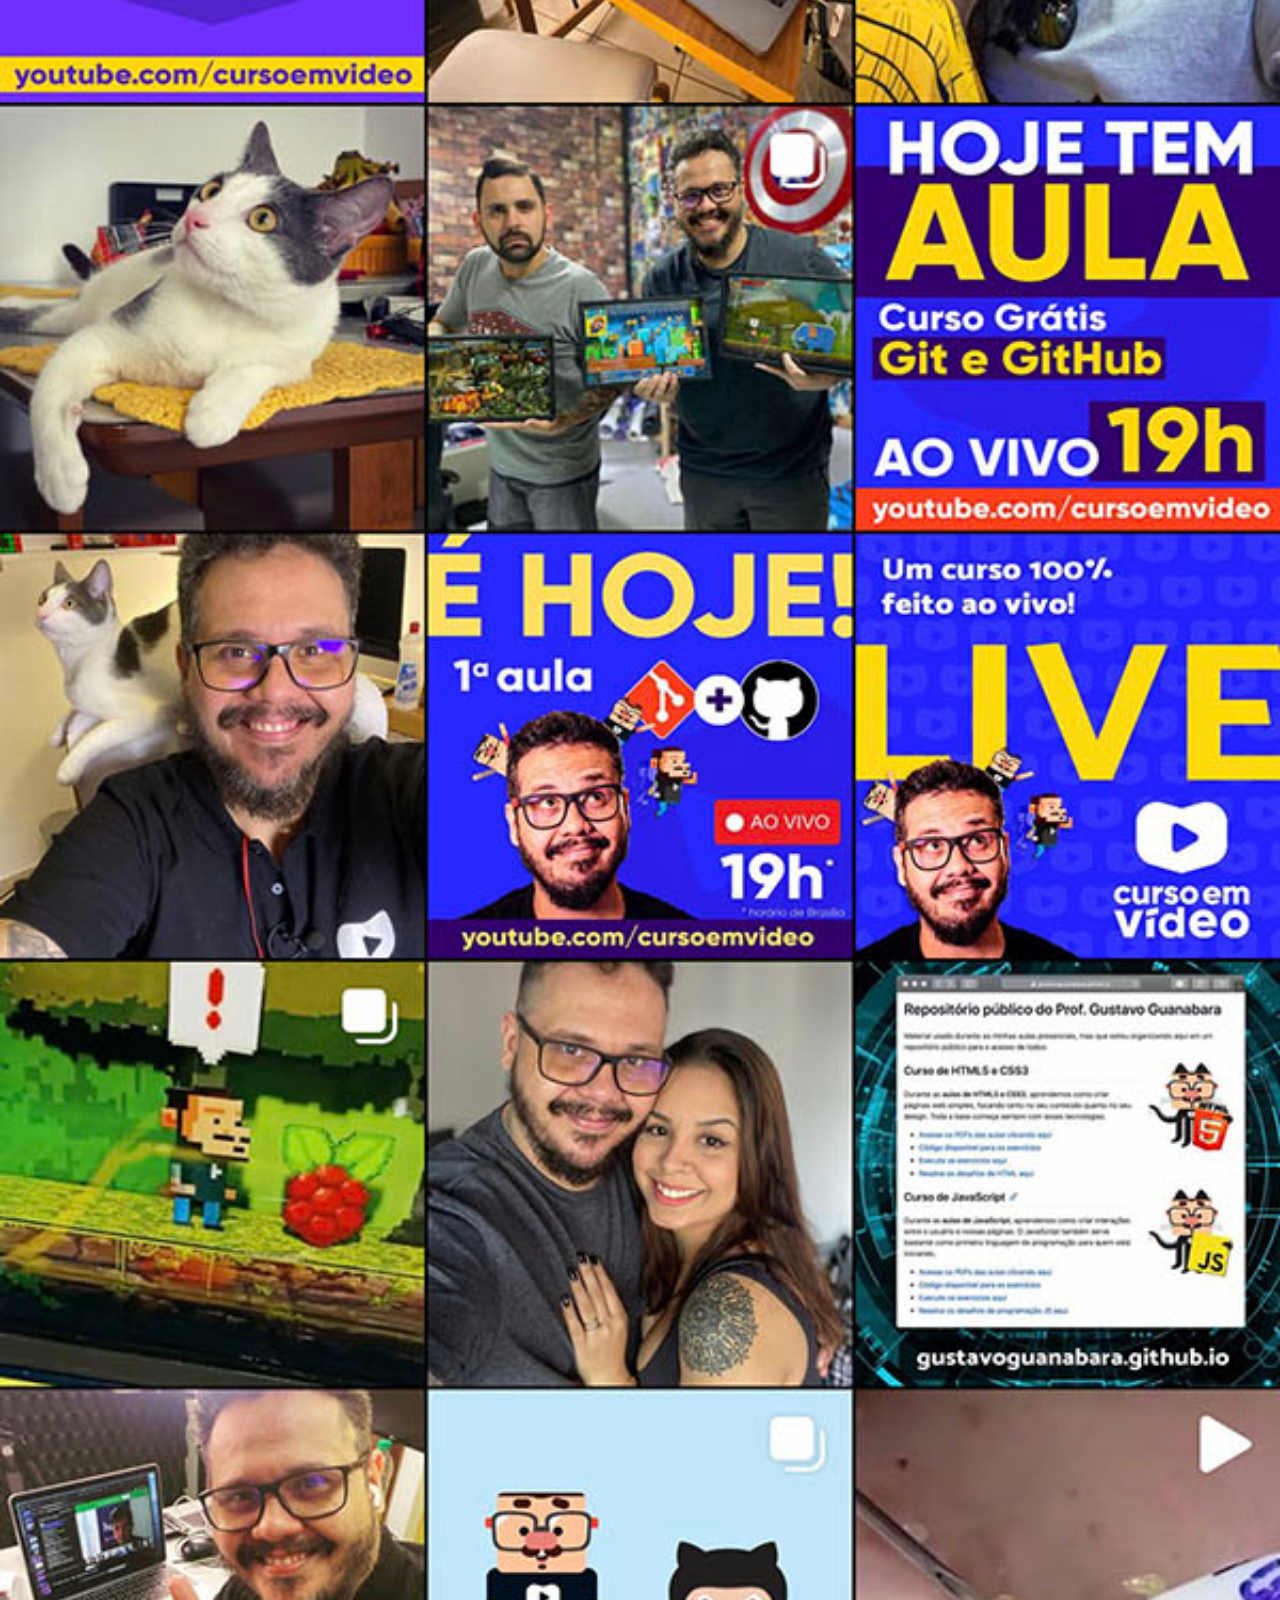
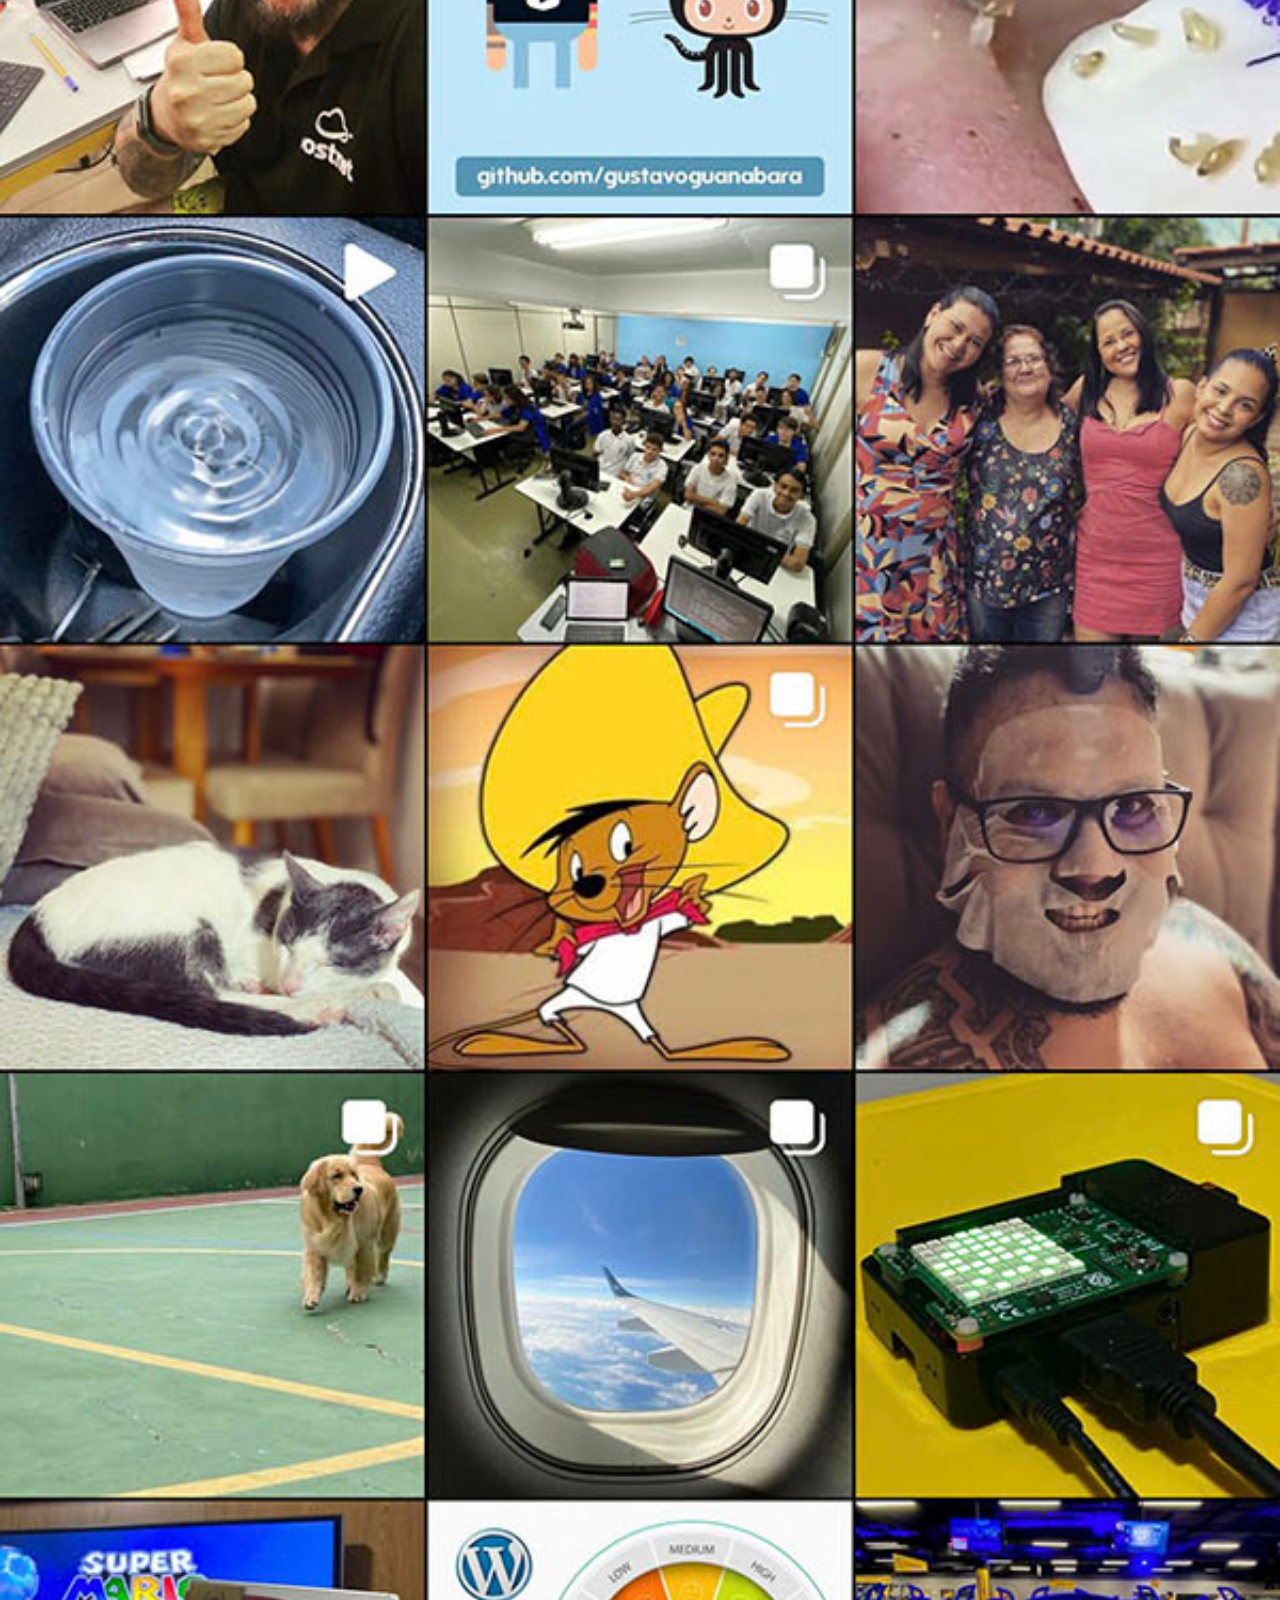
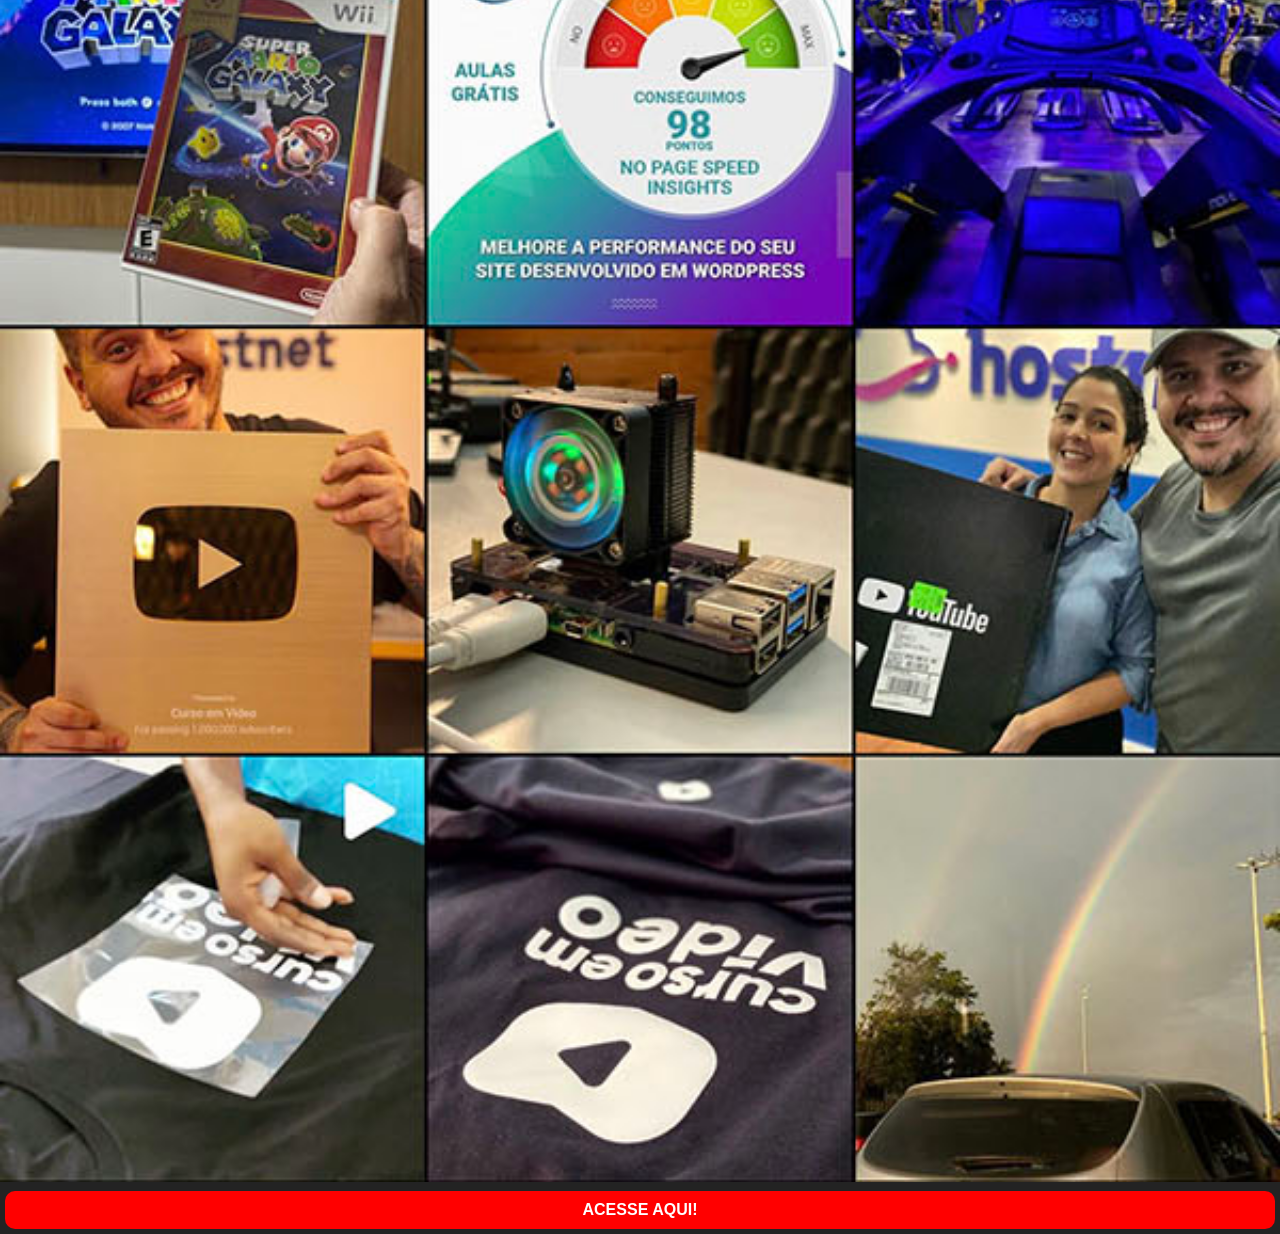
<file: istagram.html>
<!DOCTYPE html>
<html lang="pt-br">
<head>
    <meta charset="UTF-8">
    <meta name="viewport" content="width=device-width, initial-scale=1.0">
    <title>Instagram</title>
    <link rel="stylesheet" href="estilos/social.css">
</head>
<body>
    <img src="imagens/tela-instagram.jpg" alt="Instagram">
    <a href="https://www.instagram.com/" target="_blank">ACESSE AQUI!</a>
    
</body>
</html>
</file>
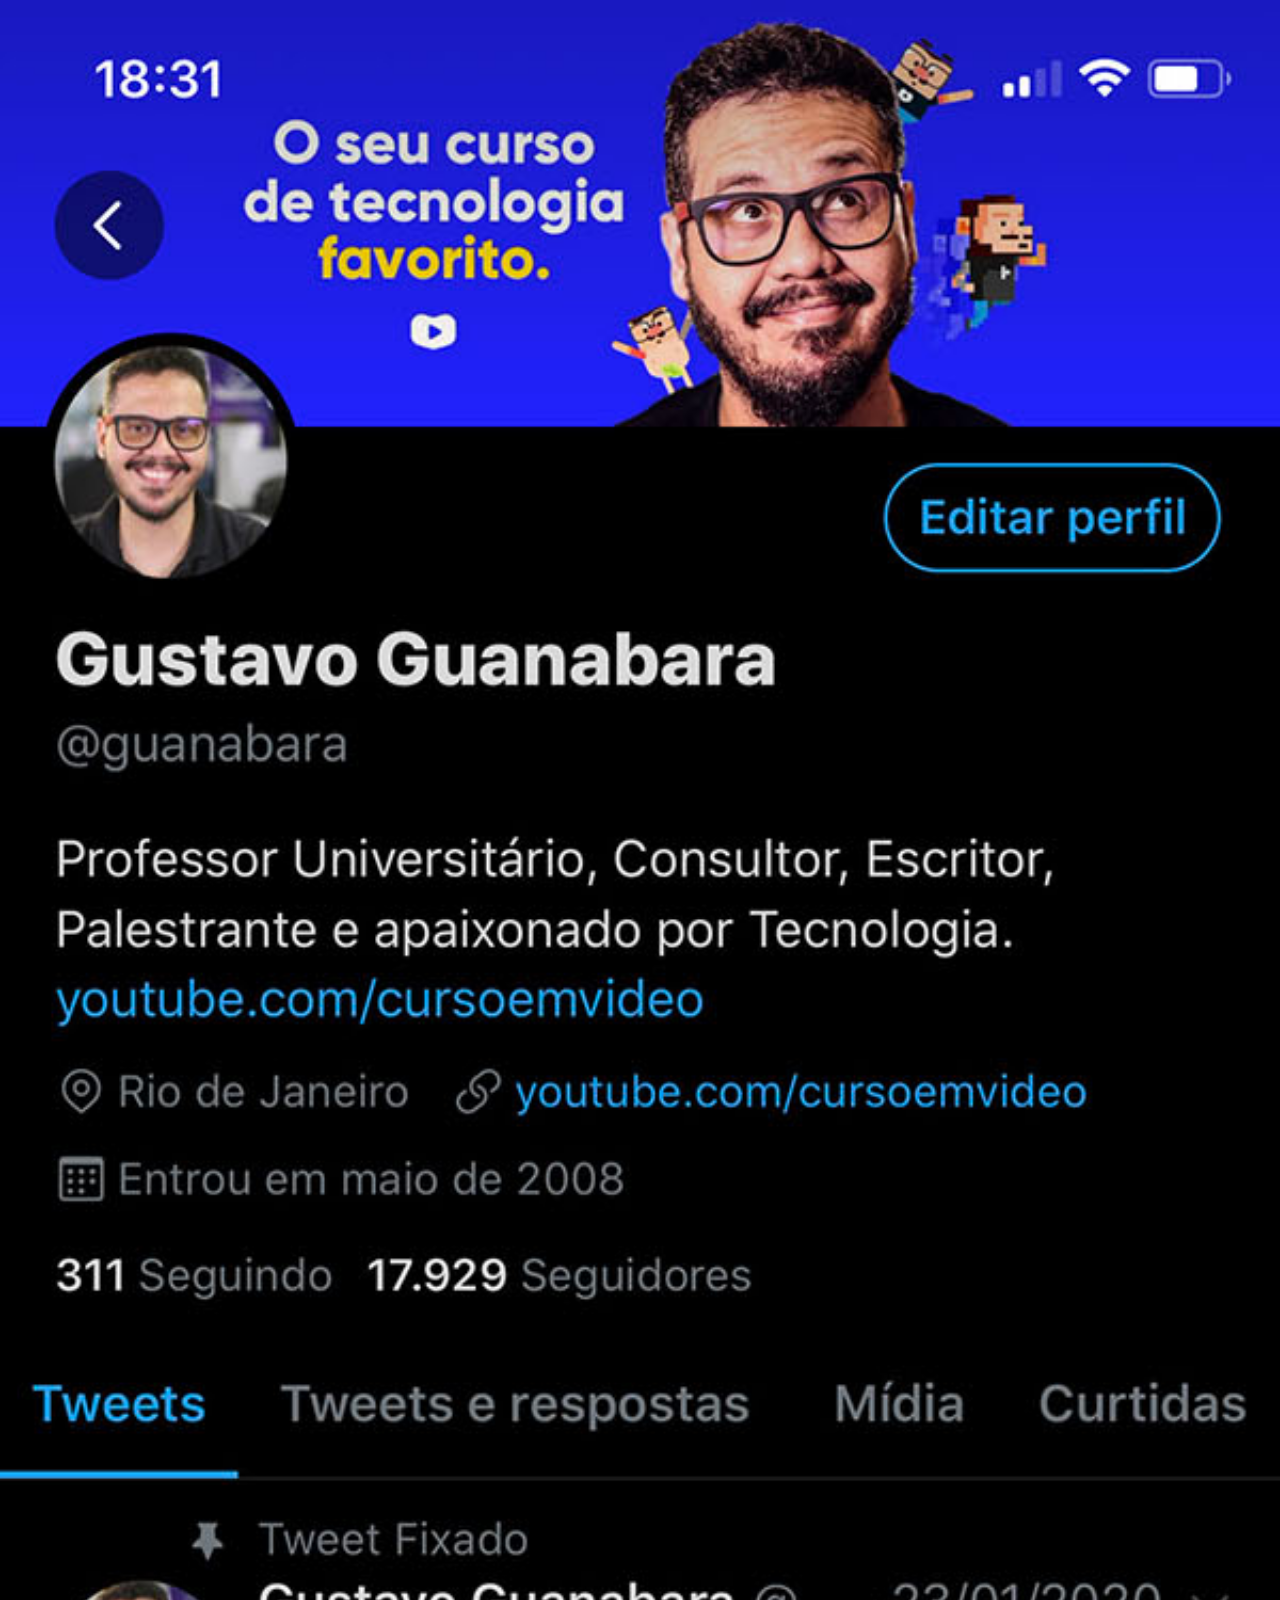
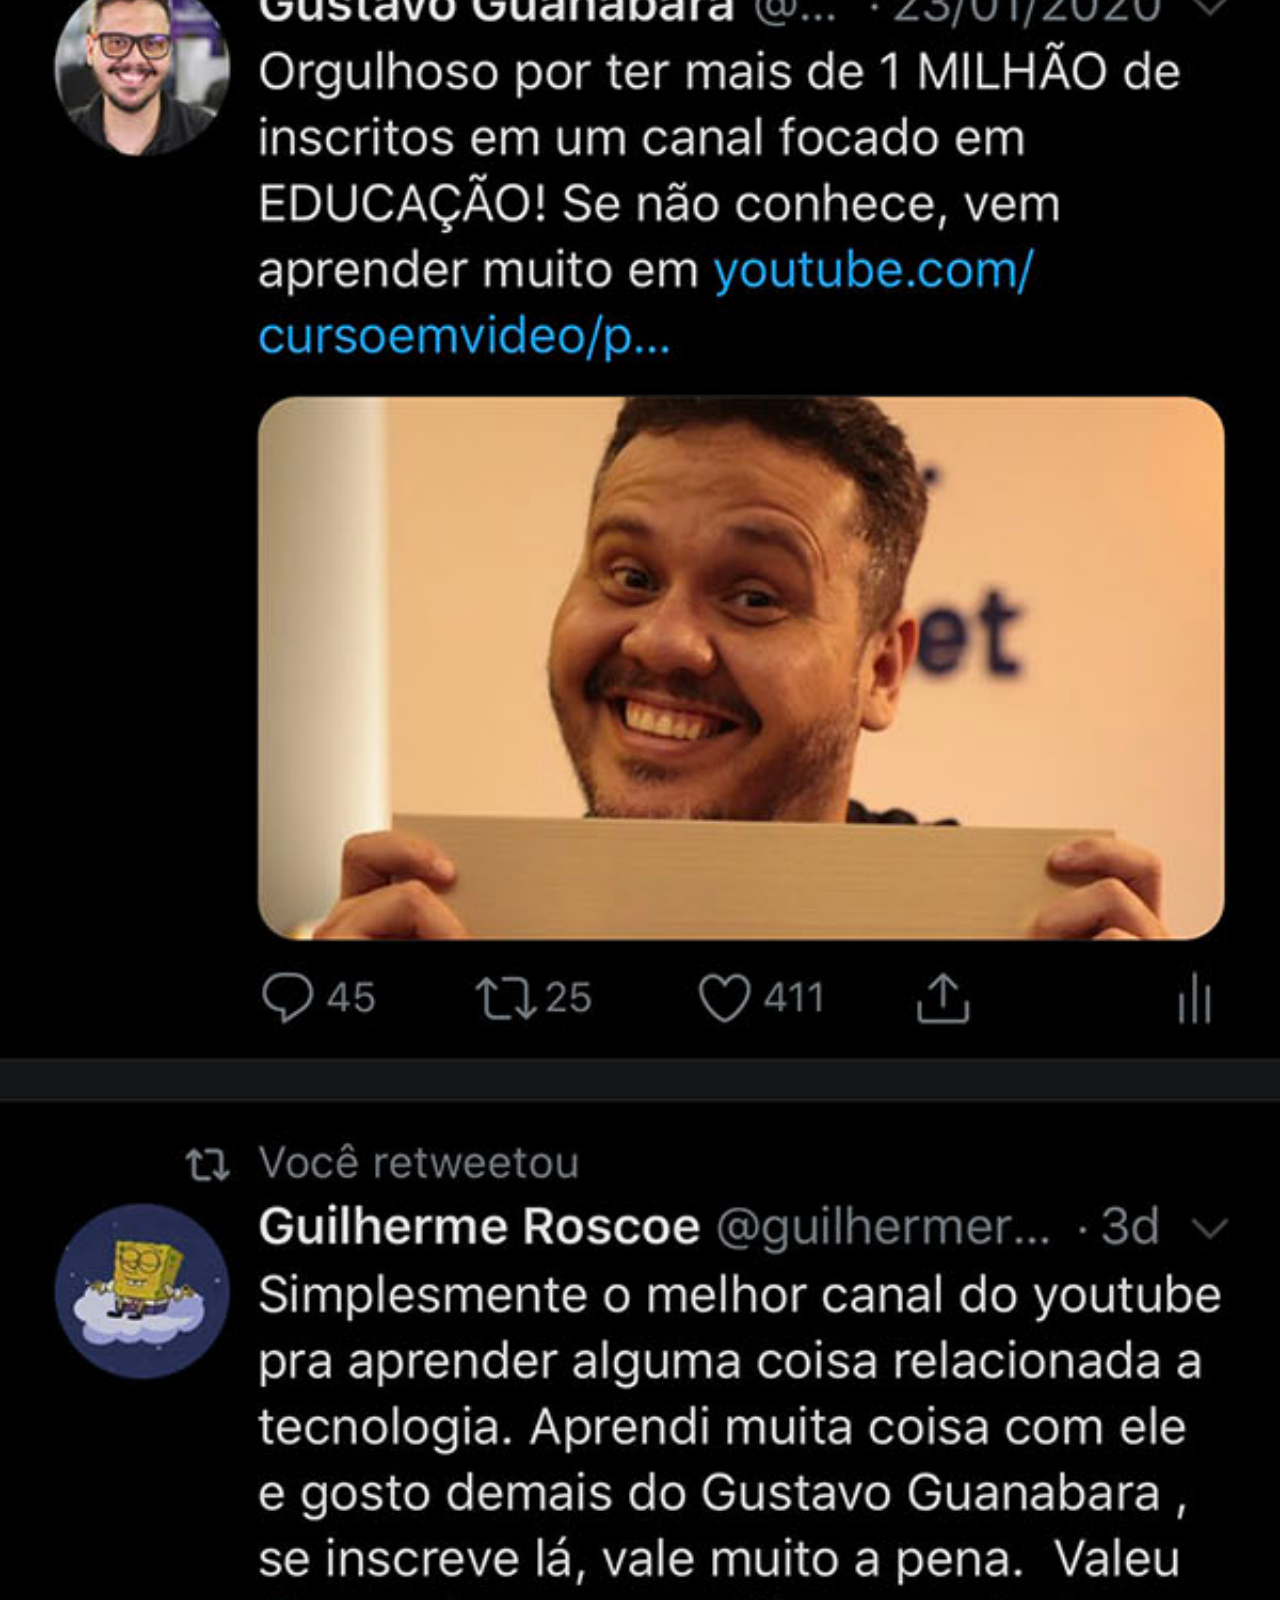
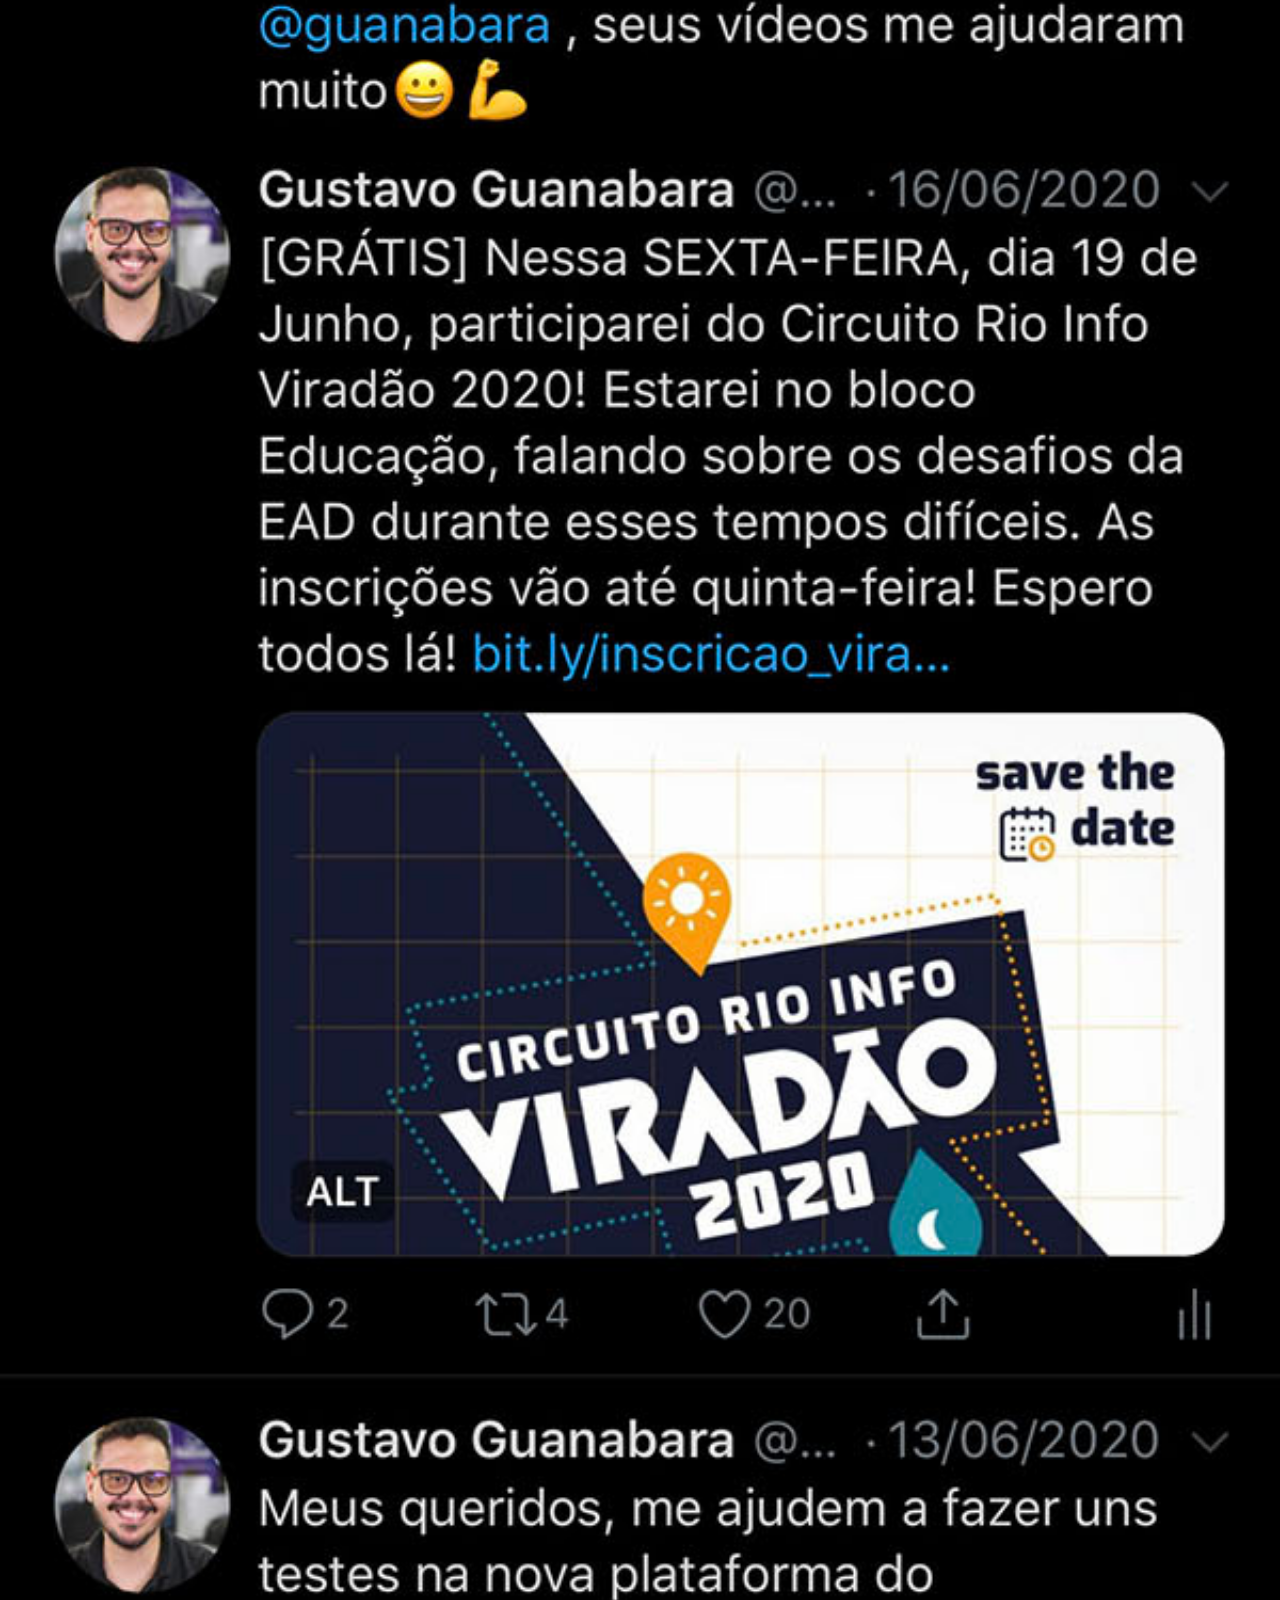
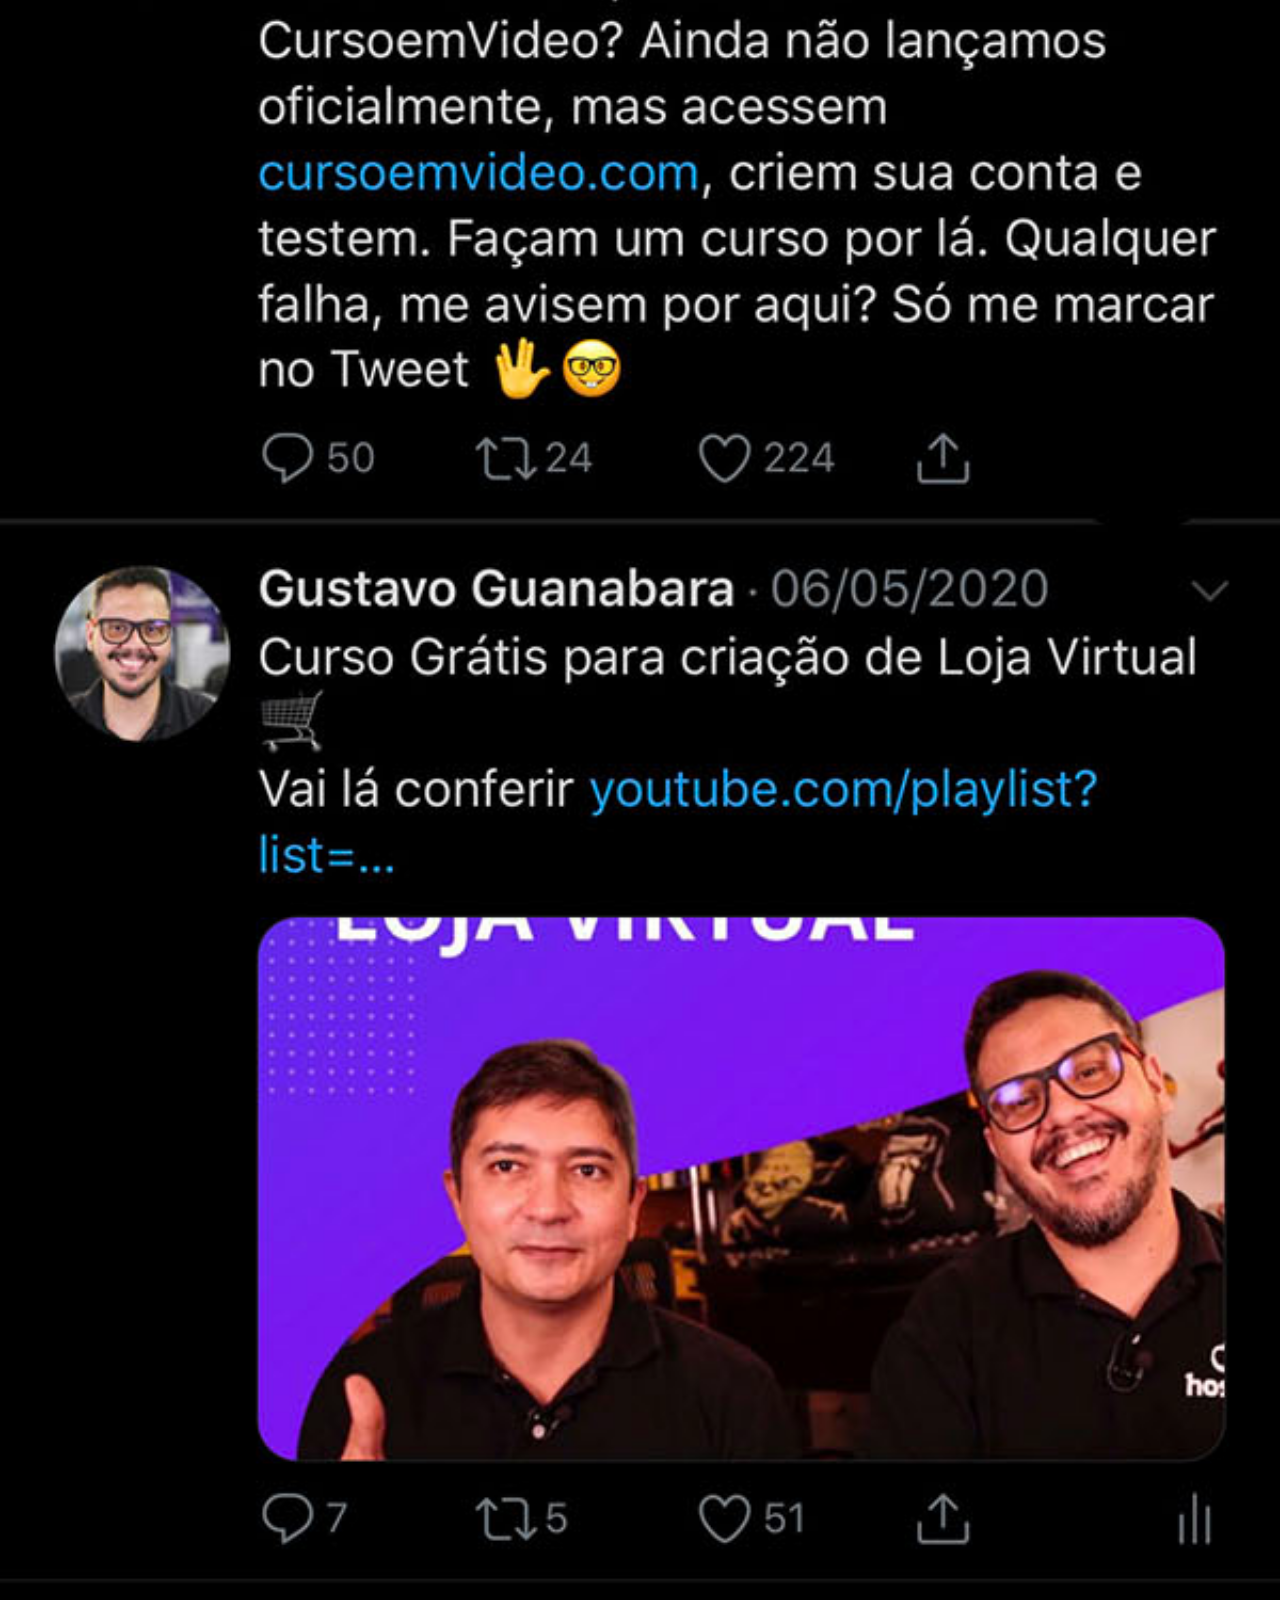
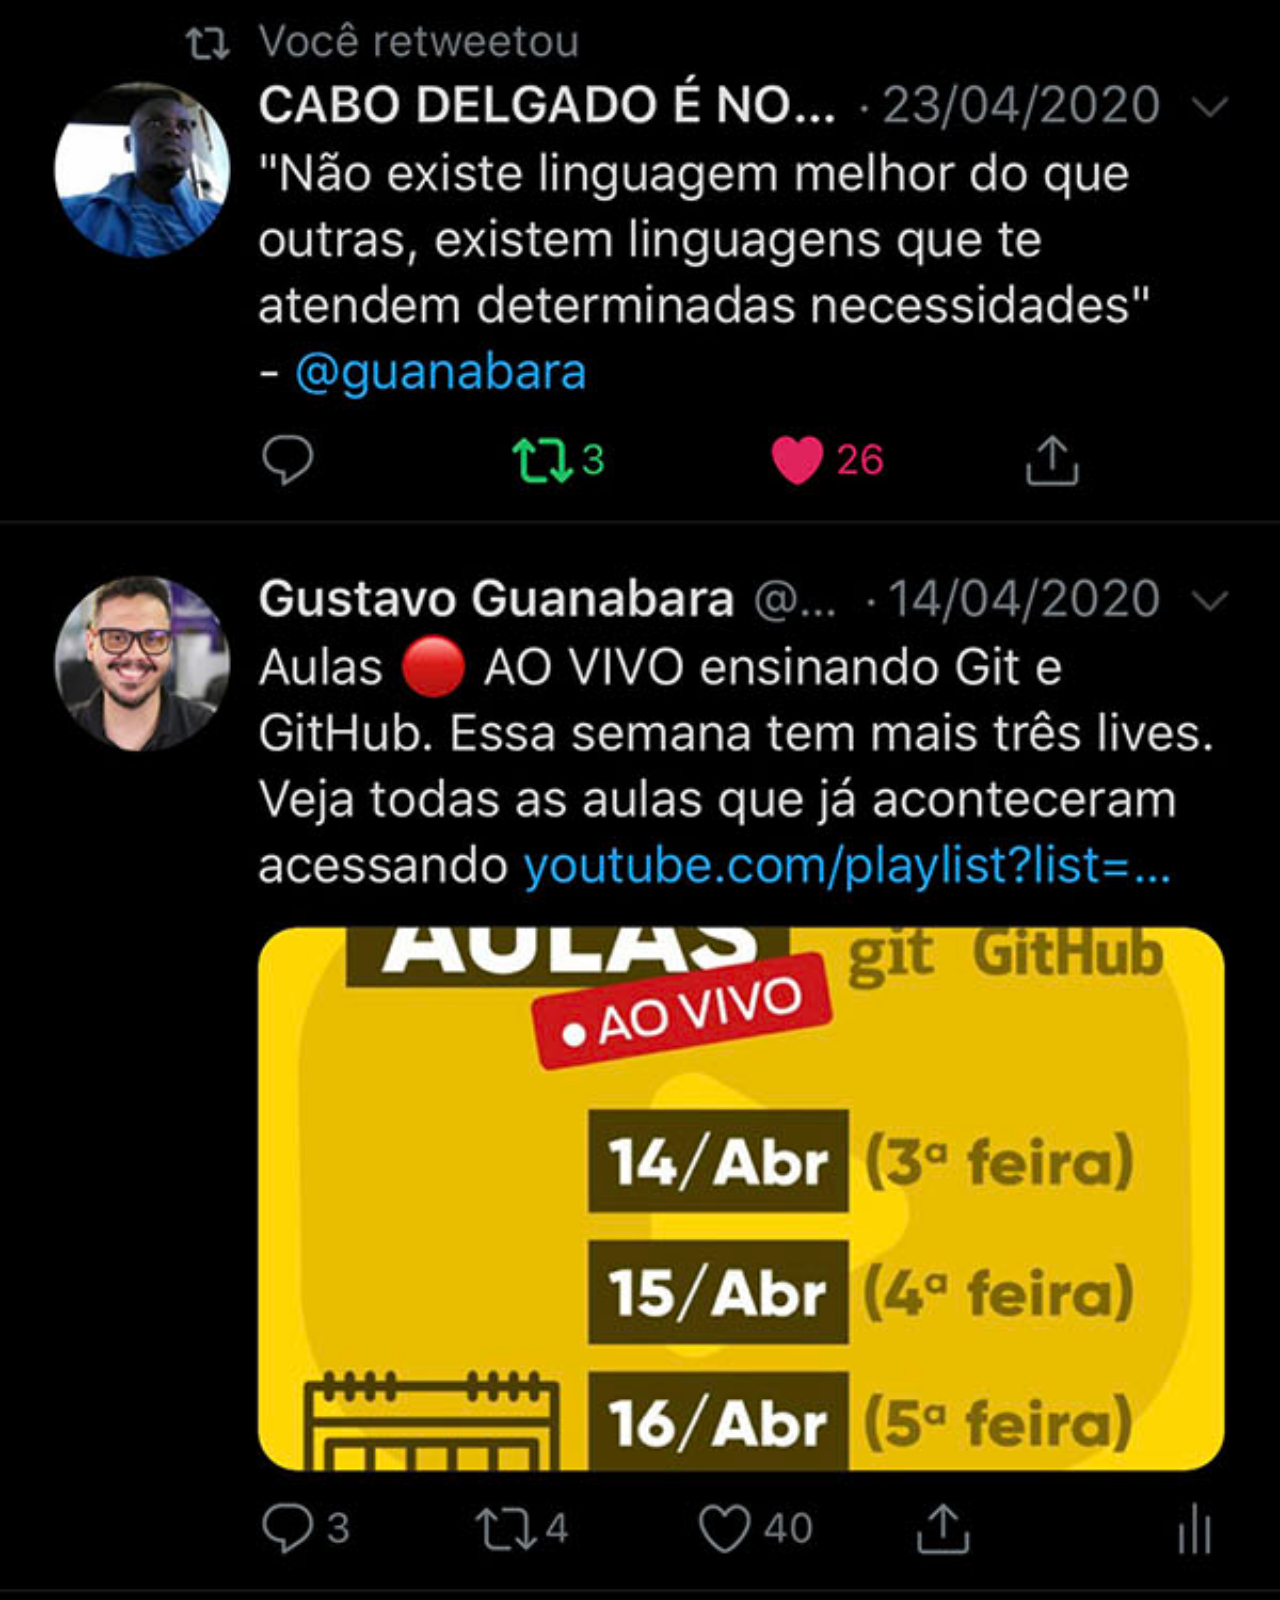
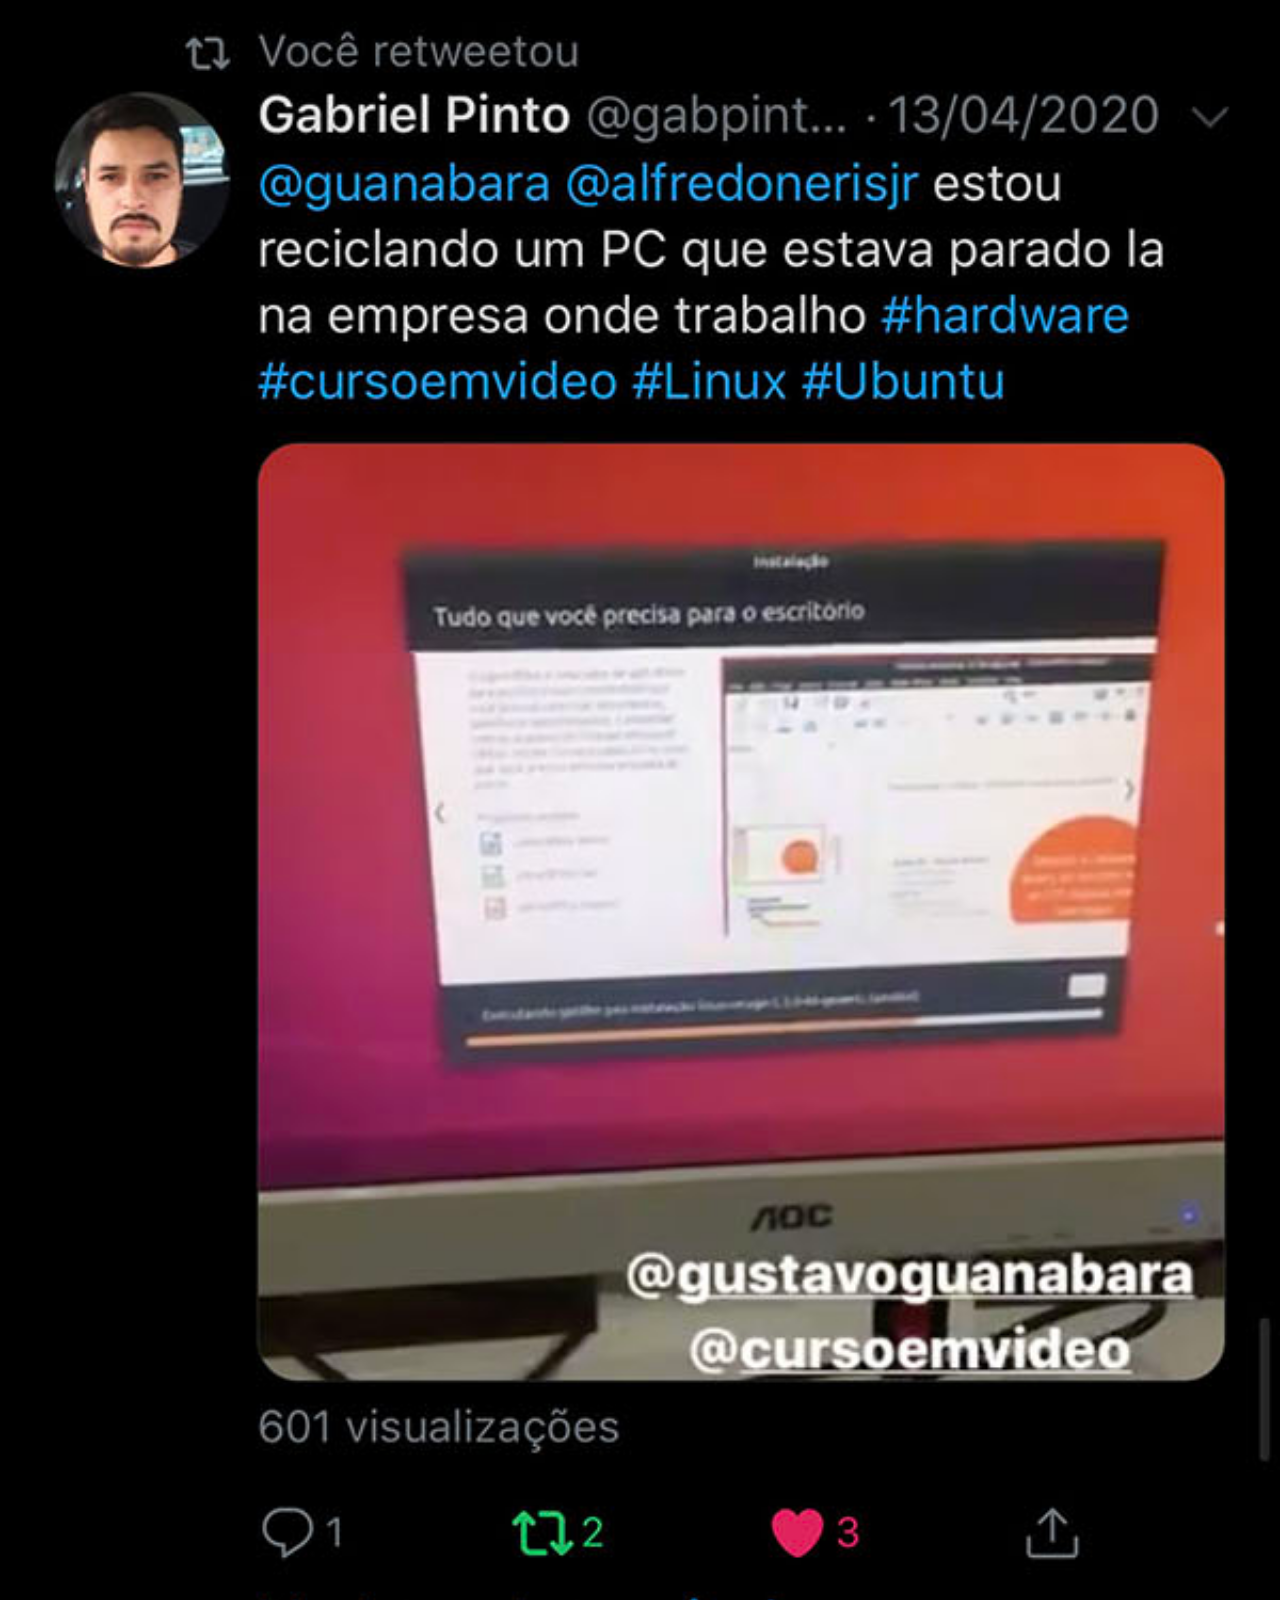
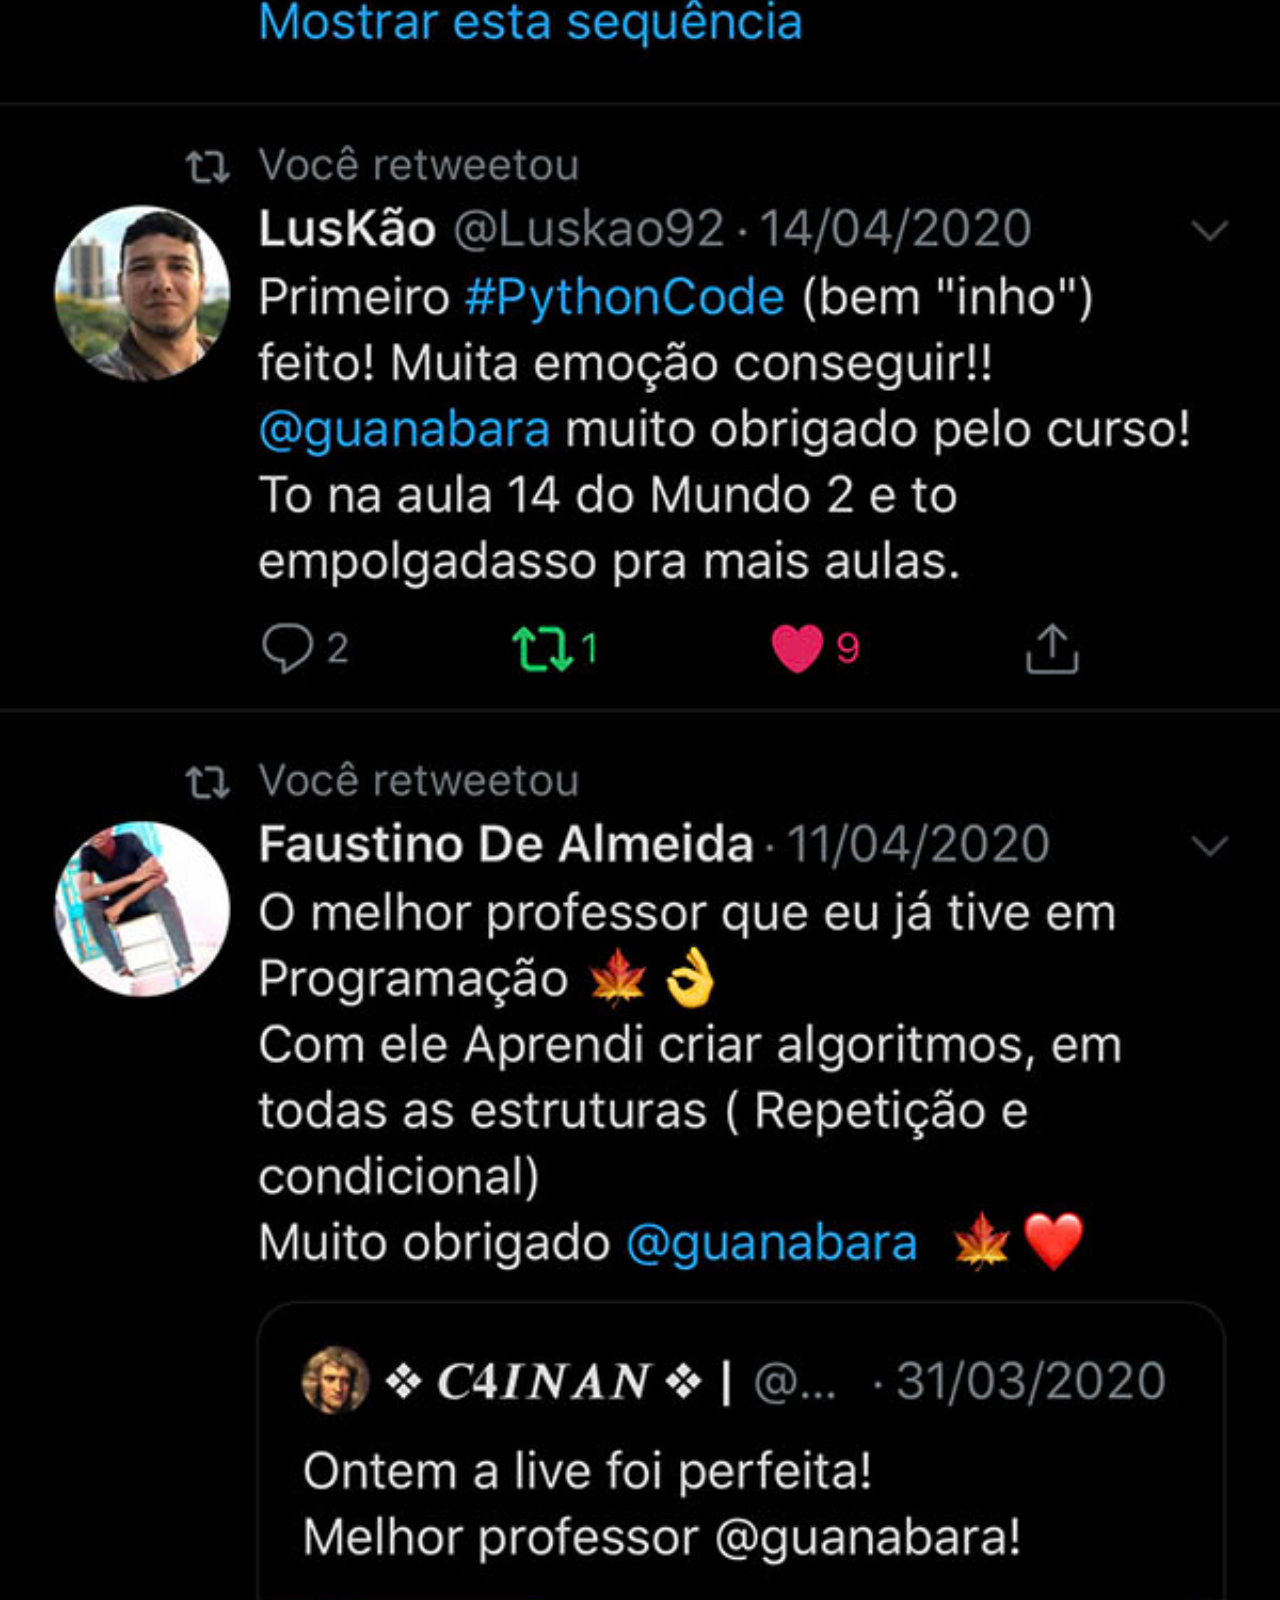
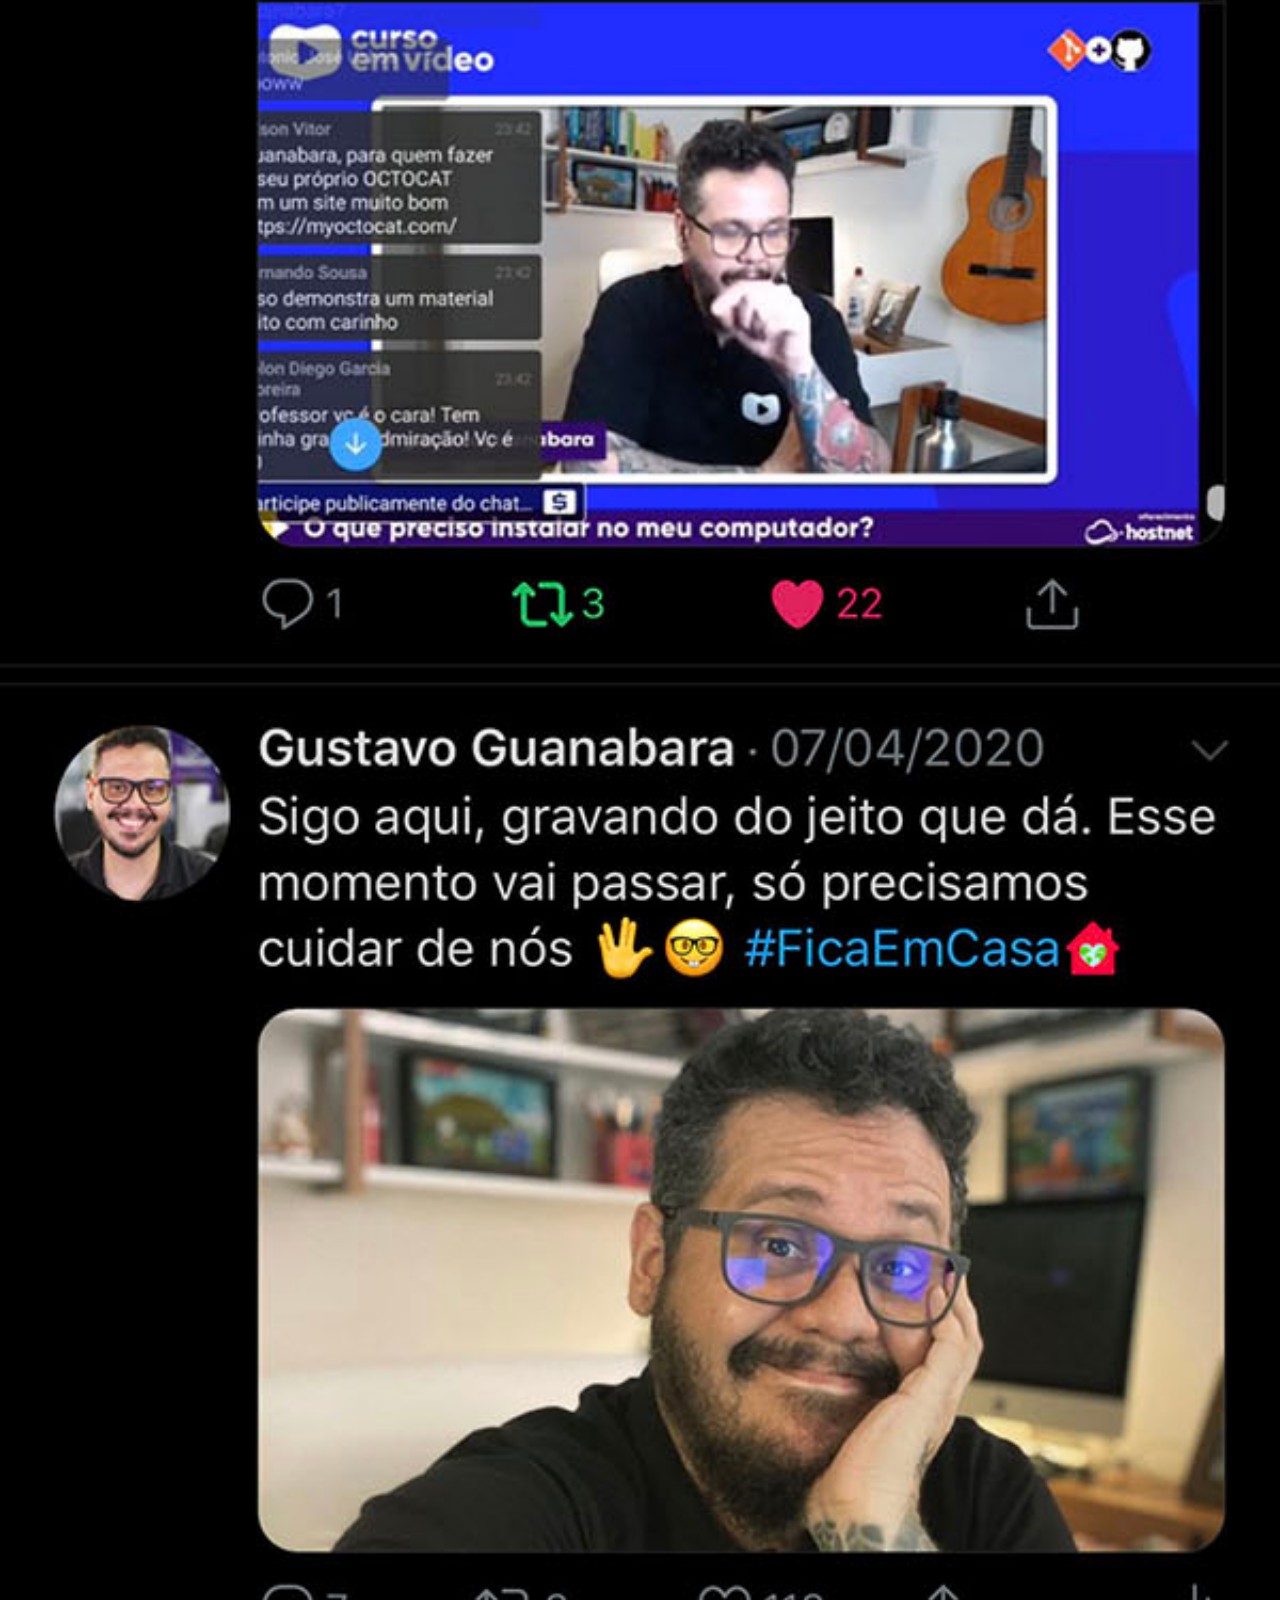
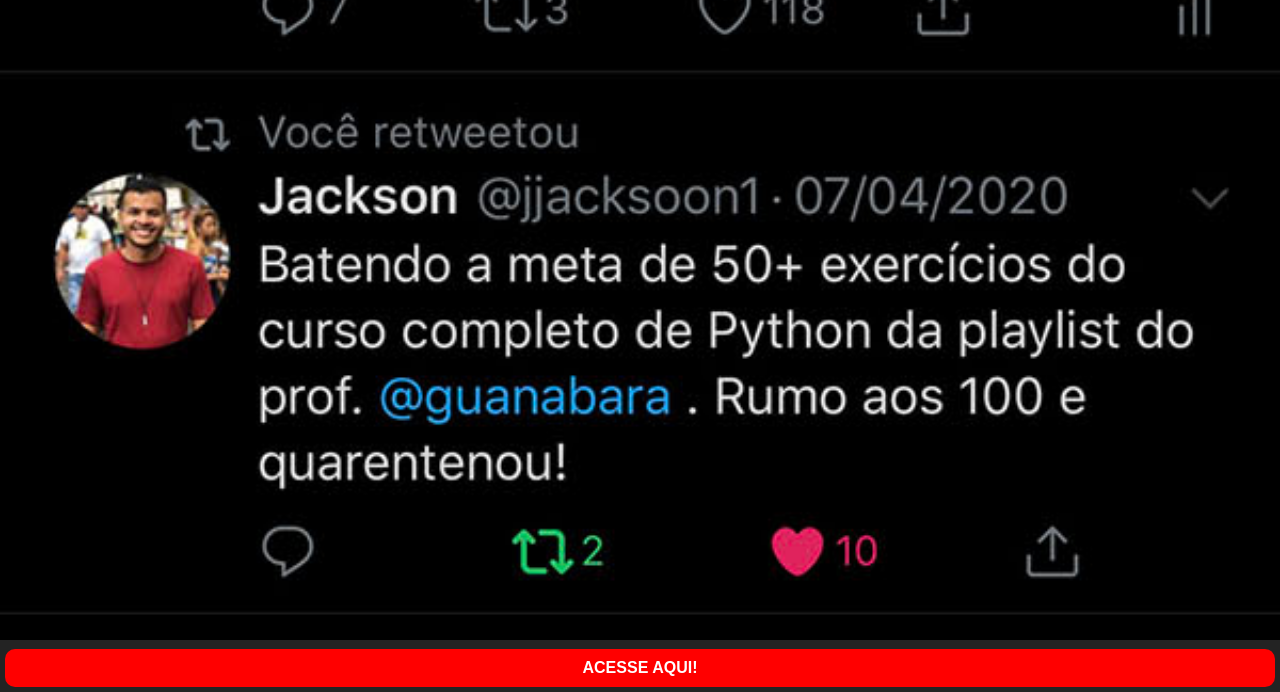
<file: twitter.html>
<!DOCTYPE html>
<html lang="pt-br">
<head>
    <meta charset="UTF-8">
    <meta name="viewport" content="width=device-width, initial-scale=1.0">
    <title>Twitter</title>
    <link rel="stylesheet" href="estilos/social.css">
</head>
<body>
    <img src="imagens/tela-twitter.jpg" alt="Twitter">
    <a href="https://x.com/?lang=pt" target="_blank">ACESSE AQUI!</a>
    
</body>
</html>
</file>
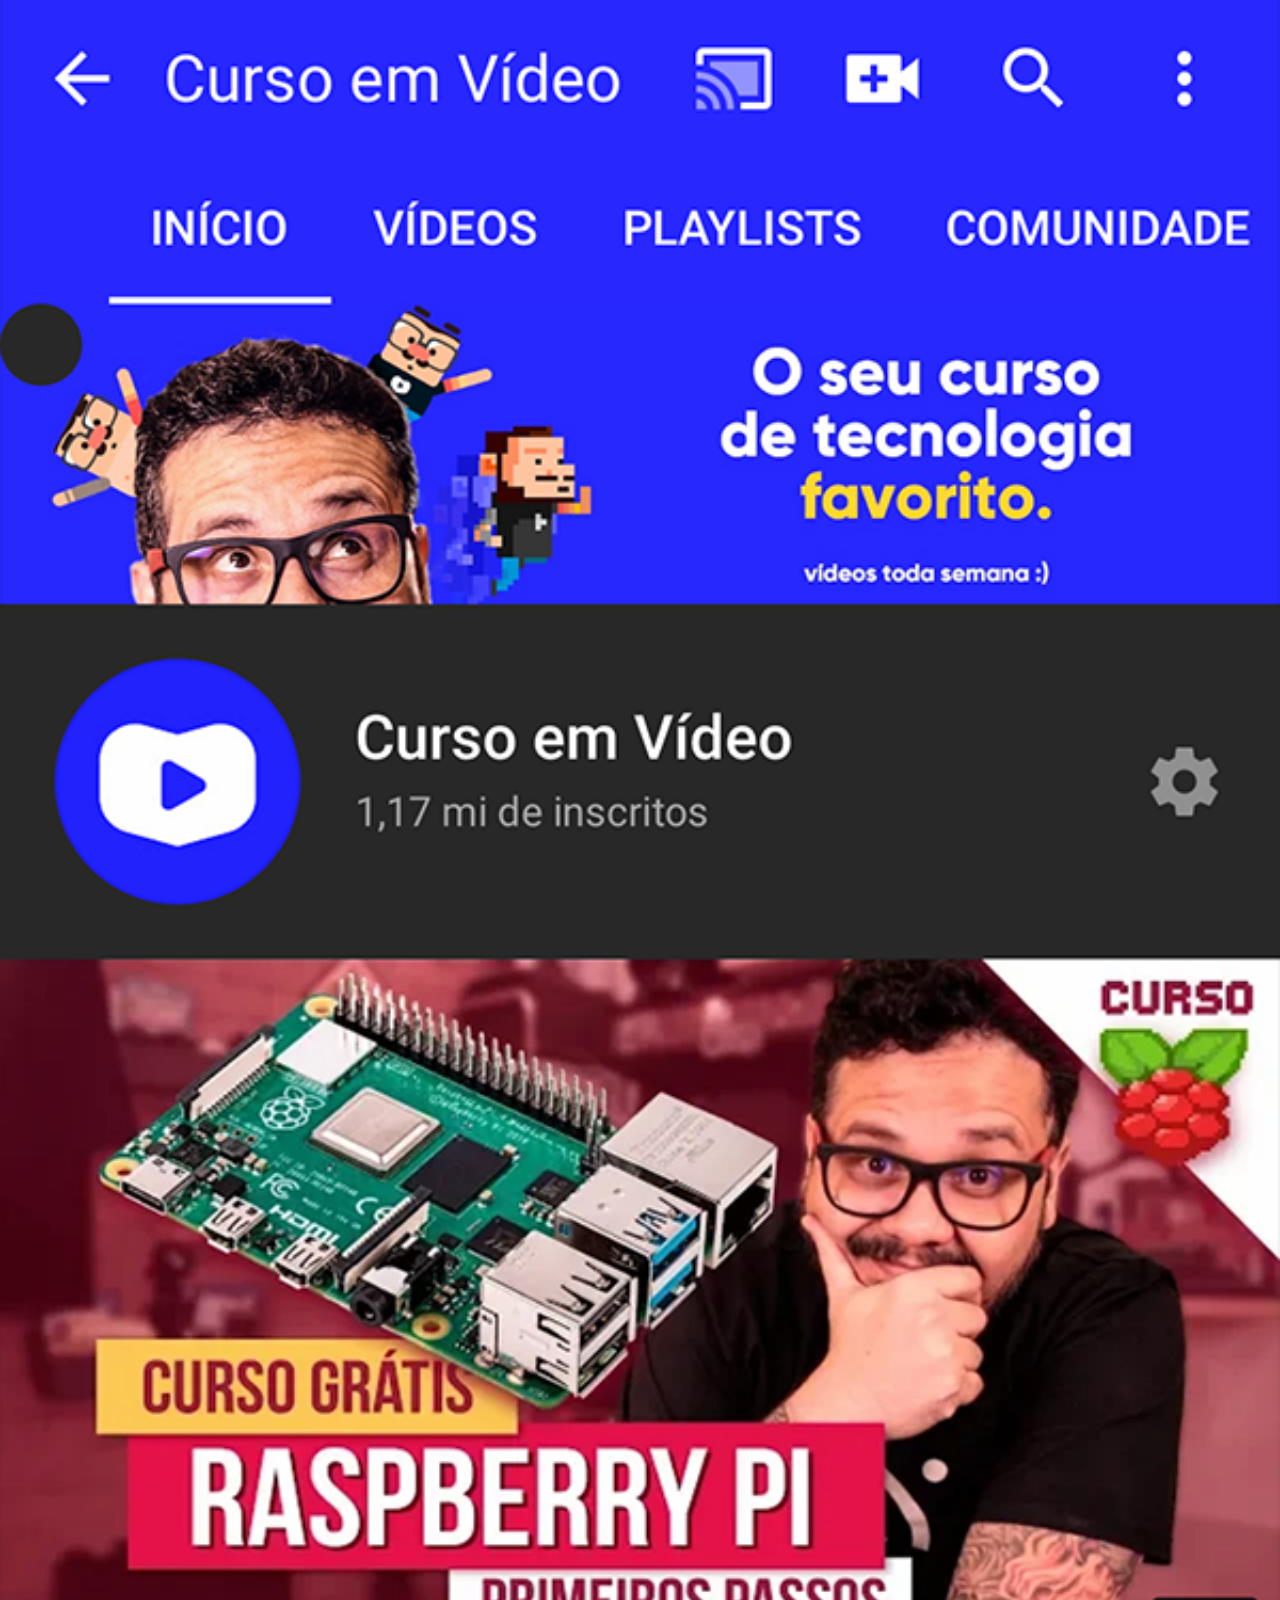
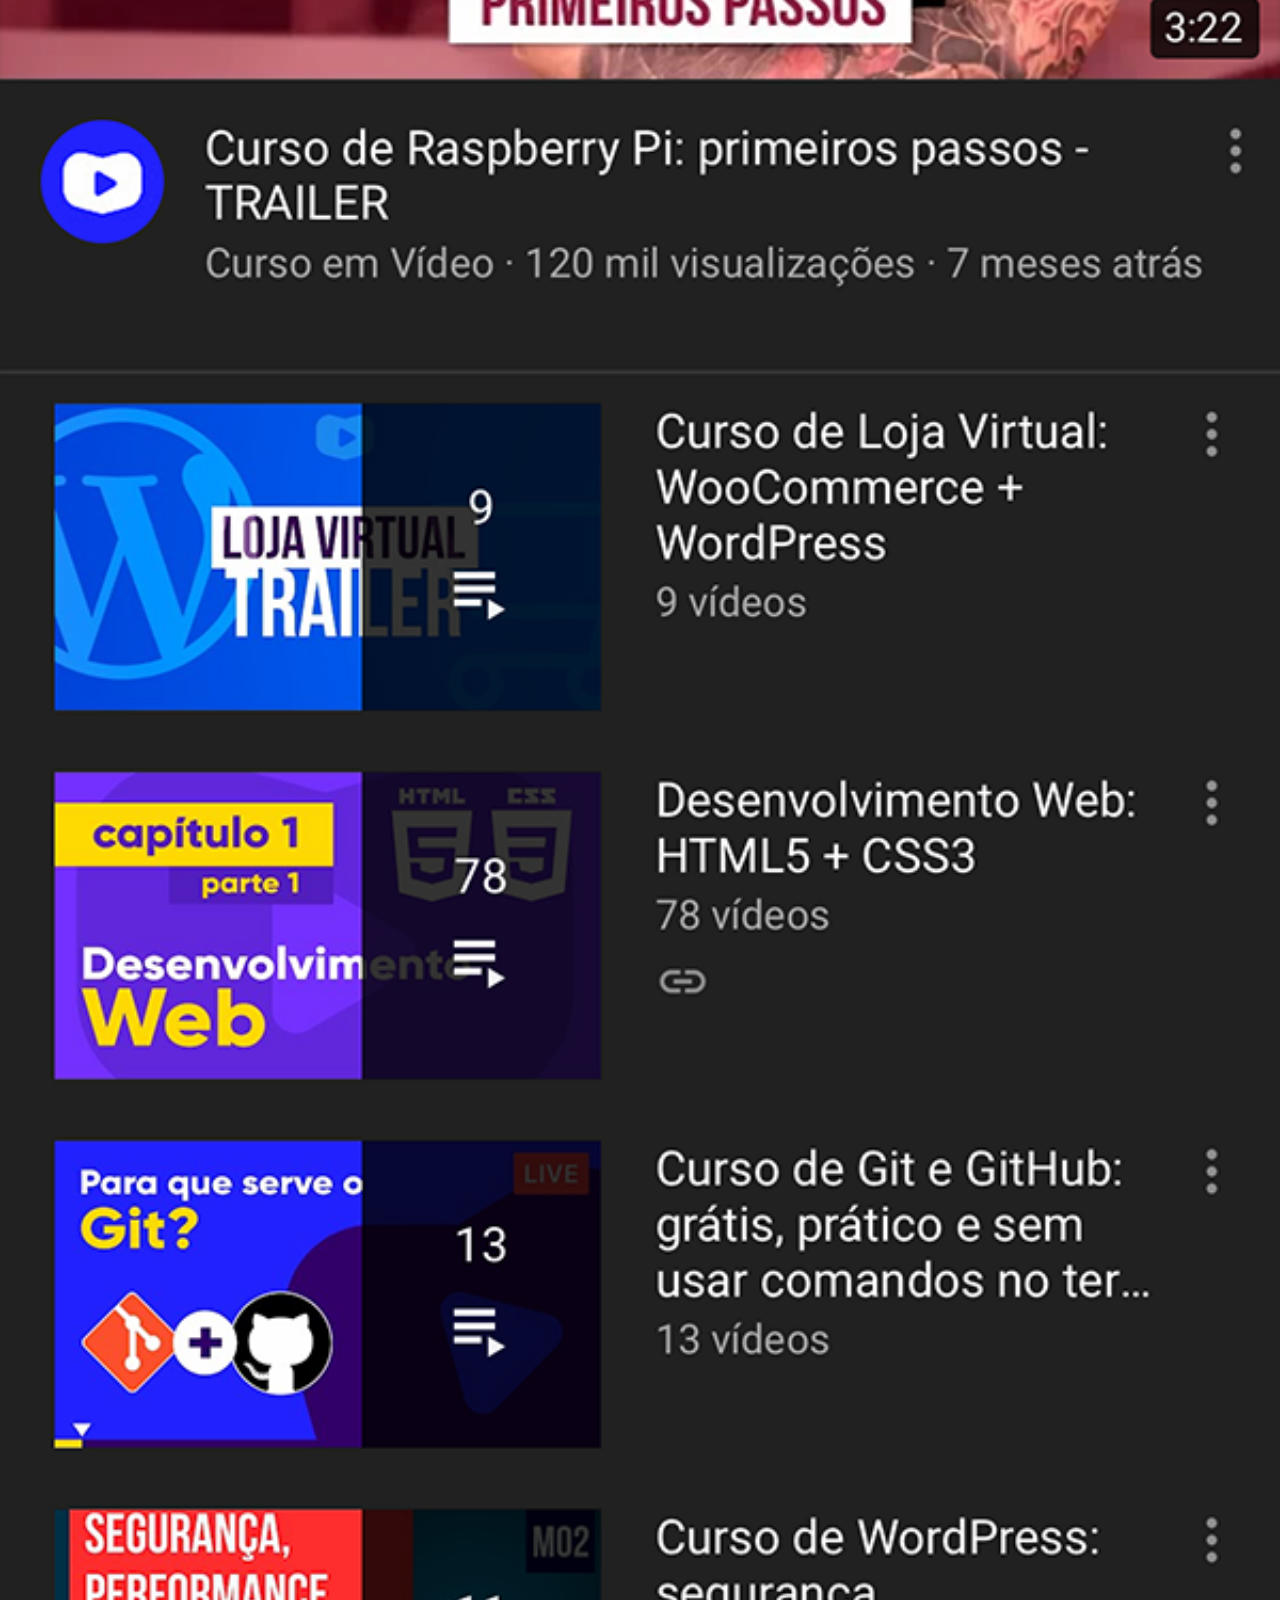
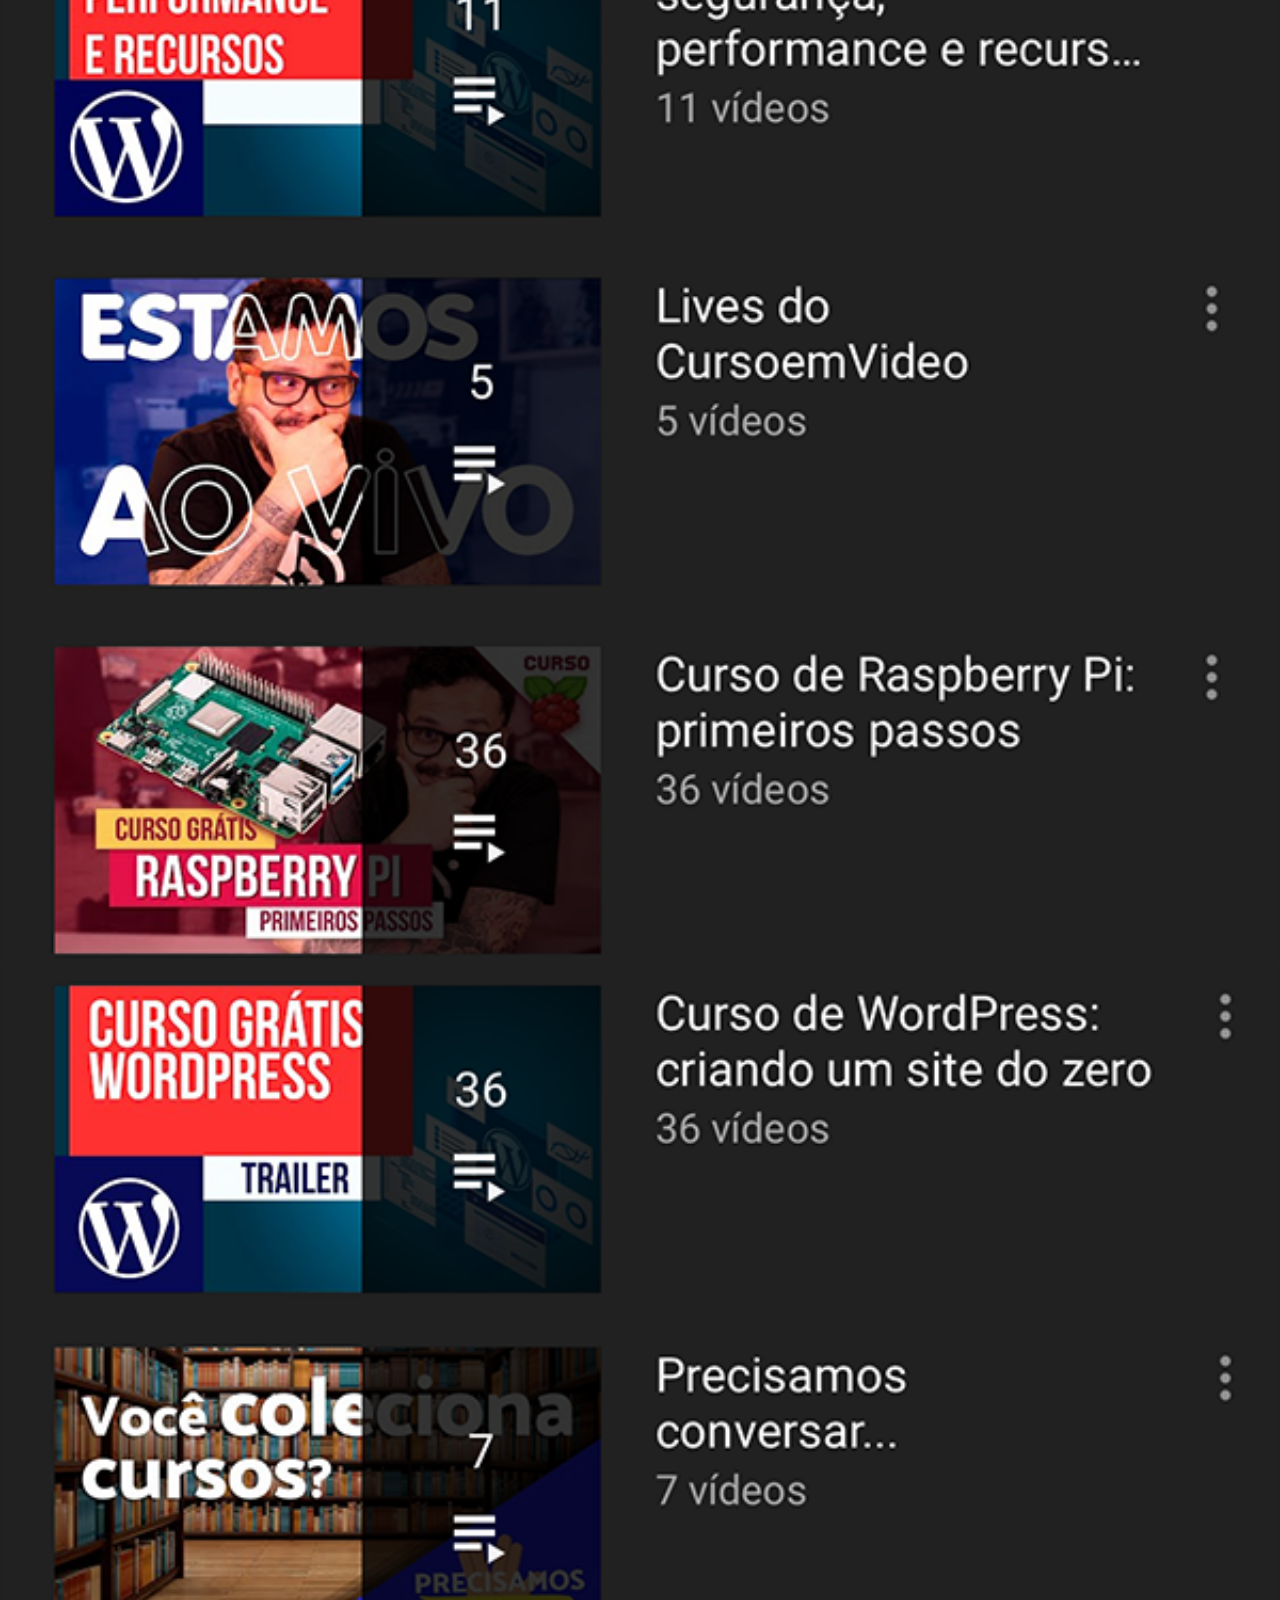
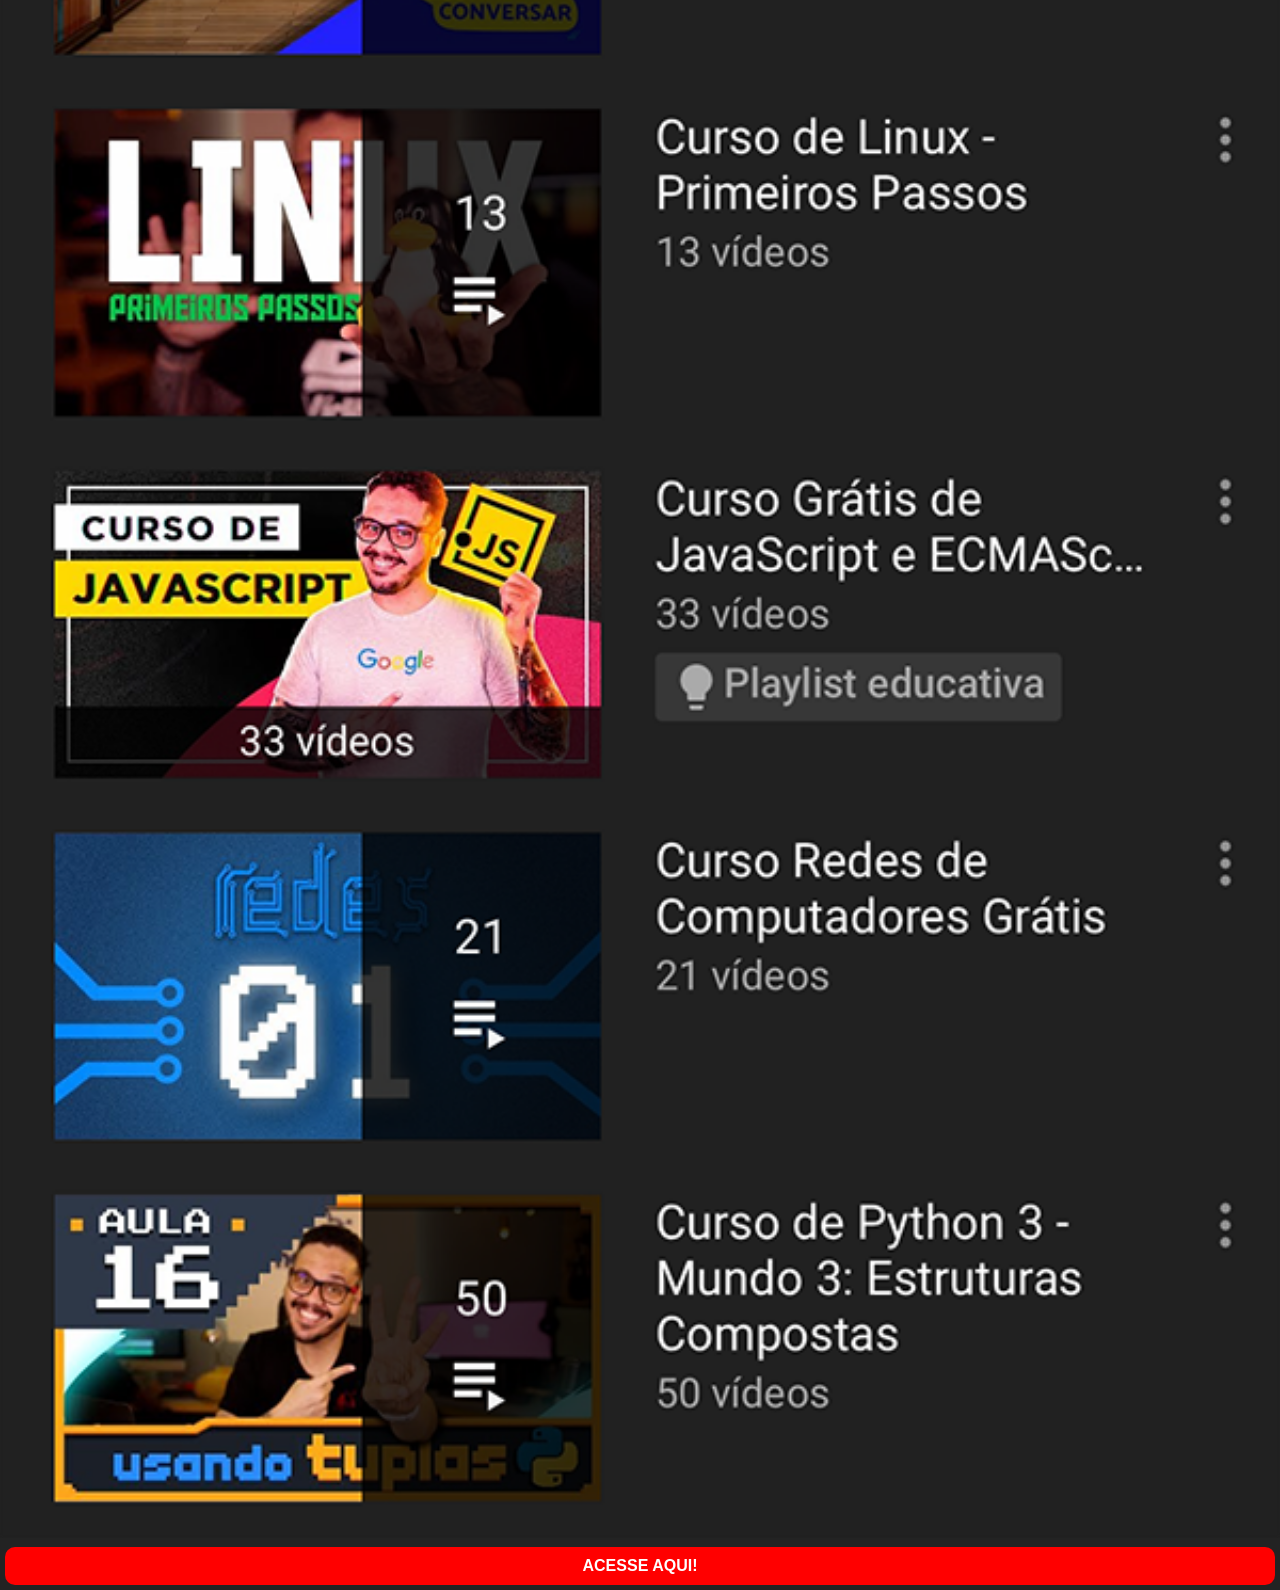
<file: youtube.html>
<!DOCTYPE html>
<html lang="pt-br">
<head>
    <meta charset="UTF-8">
    <meta name="viewport" content="width=device-width, initial-scale=1.0">
    <title>YouTube</title>
    <link rel="stylesheet" href="estilos/social.css">
</head>
<body>
    <img src="imagens/tela-youtube.png" alt="YouTube">
    <a href="https://www.youtube.com/watch?v=Ejkb_YpuHWs&list=PLHz_AreHm4dkZ9-atkcmcBaMZdmLHft8n" target="_blank">ACESSE AQUI!</a>
</body>
</html>
</file>
<file: estilos/style.css>
@charset "UTF-8";

* {
    margin: 0px;
    padding: 0px;
    font-family: Arial, Helvetica, sans-serif;
    box-sizing: border-box;
}

html, body {
    min-height: 100vh;
    width: 100%;
    background: url('../imagens/fundo-madeira.jpg') no-repeat top center;
    background-size: cover;
    background-attachment: fixed;
}

main {
    position: relative;
    height: 100vh;
}

section#telefone {
    position: absolute;
    top: 50%;
    left: 50%;
    transform: translate(-50%, -50%);

    height: 628px;
    width: 312px;
    background: url('../imagens/frame-iphone.png') no-repeat;
}

iframe#tela {
    position: relative;
    top: 81px;
    left: 23px;
    height: 469px;
    width: 265px;
    border: none;
}

section#redes-sociais img {
    width: 50px;
    margin: 10px;
    border-radius: 20%;
    box-shadow: 2px 2px 10px rgba(0, 0, 0, 0.503);
}

section#redes-sociais img:hover {
    border: 2px solid rgba(255, 255, 255, 0.498);
    transform: translate(3px, -3px);
    transition: transform .3s, border .5s;
}
</file>
<file: estilos/social.css>
@charset "UTF-8";

* {
    margin: 0;
    padding: 0;
    box-sizing: border-box;
}

::-webkit-scrollbar {
    height: 0;
    width: 0;
}

body {
    background-color: rgb(35, 35, 35);
}

img {
    width: 100vw;
}

a {
    margin: 5px;
    border: 2px;
    display: block;
    background-color: red;
    padding: 10px;
    border-radius: 10px;
    
    text-align: center;
    font-family: Impact, Haettenschweiler, 'Arial Narrow Bold', sans-serif;
    font-weight: bold;
    color: white;
    text-decoration: none;
}

a:hover {
    background-color: rgb(35, 35, 35);
    border: solid 2px red;
    border-radius: 10px;
    
}
</file>
